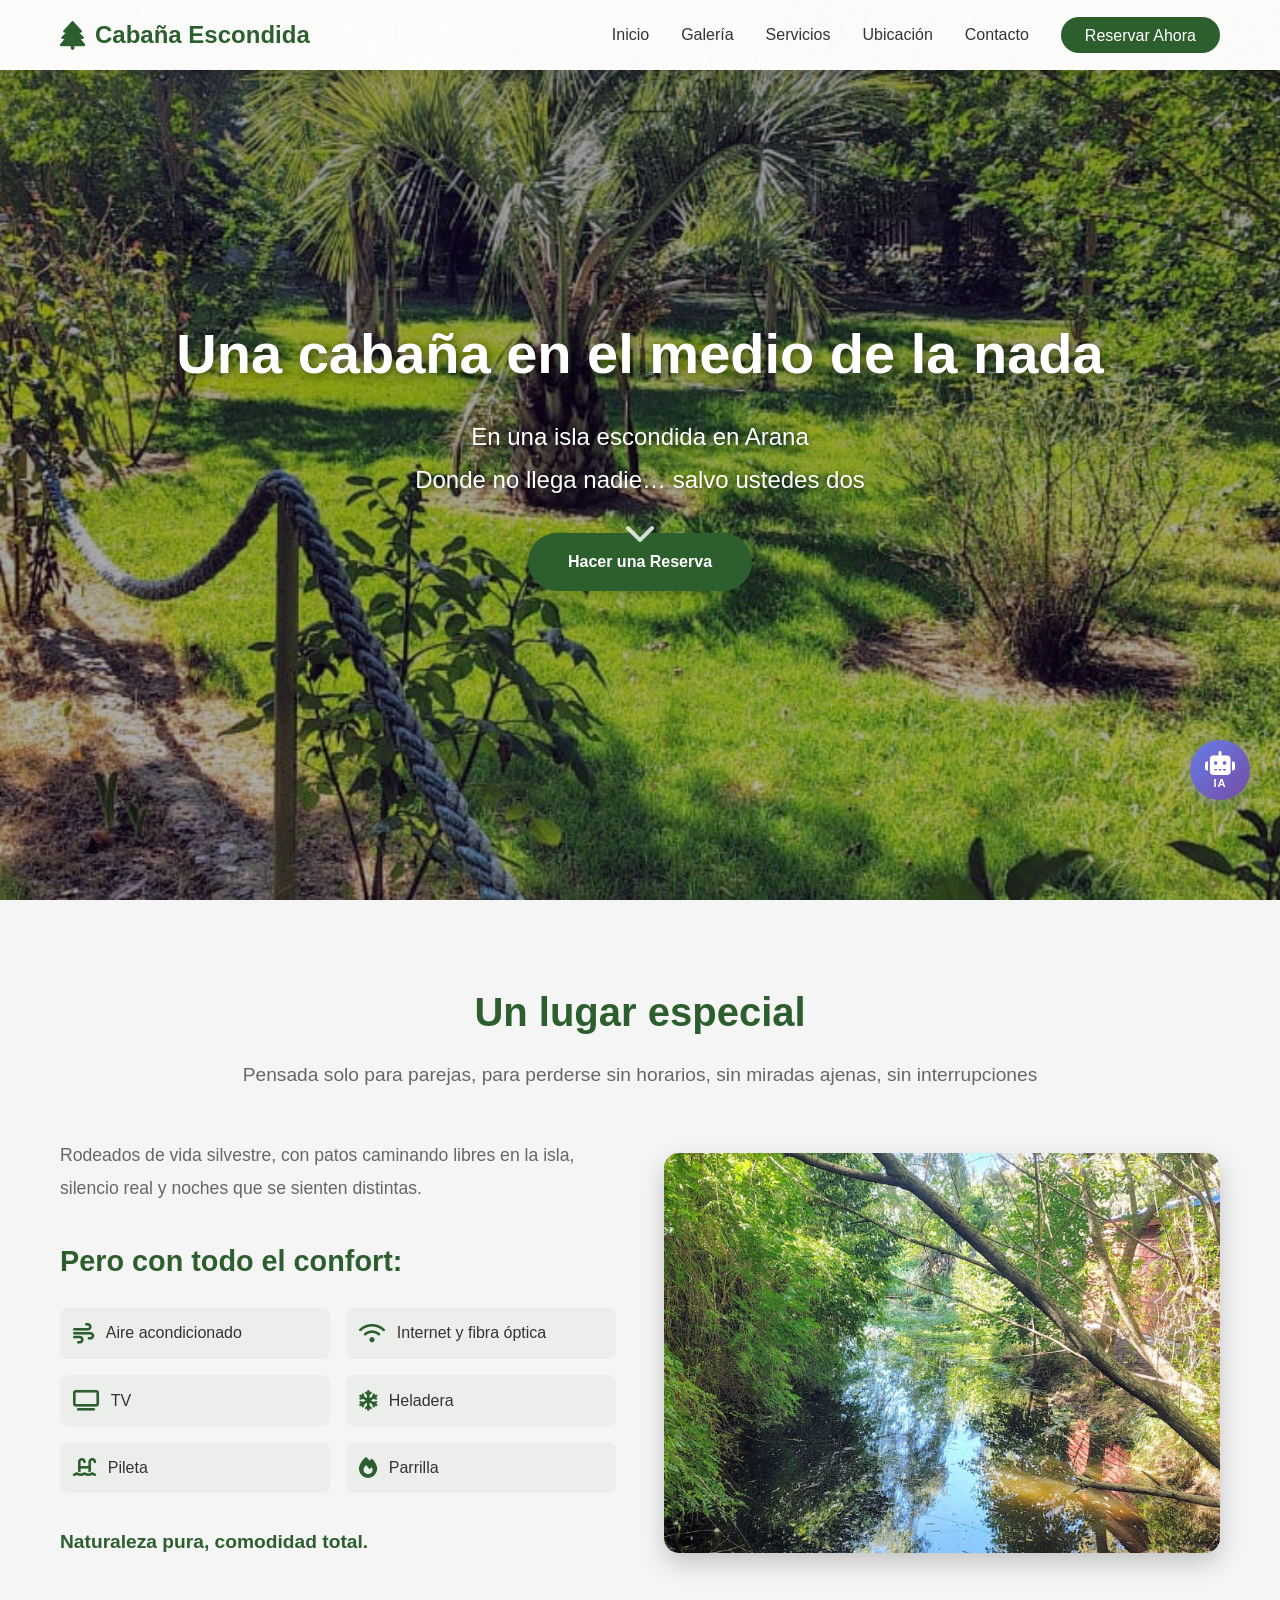
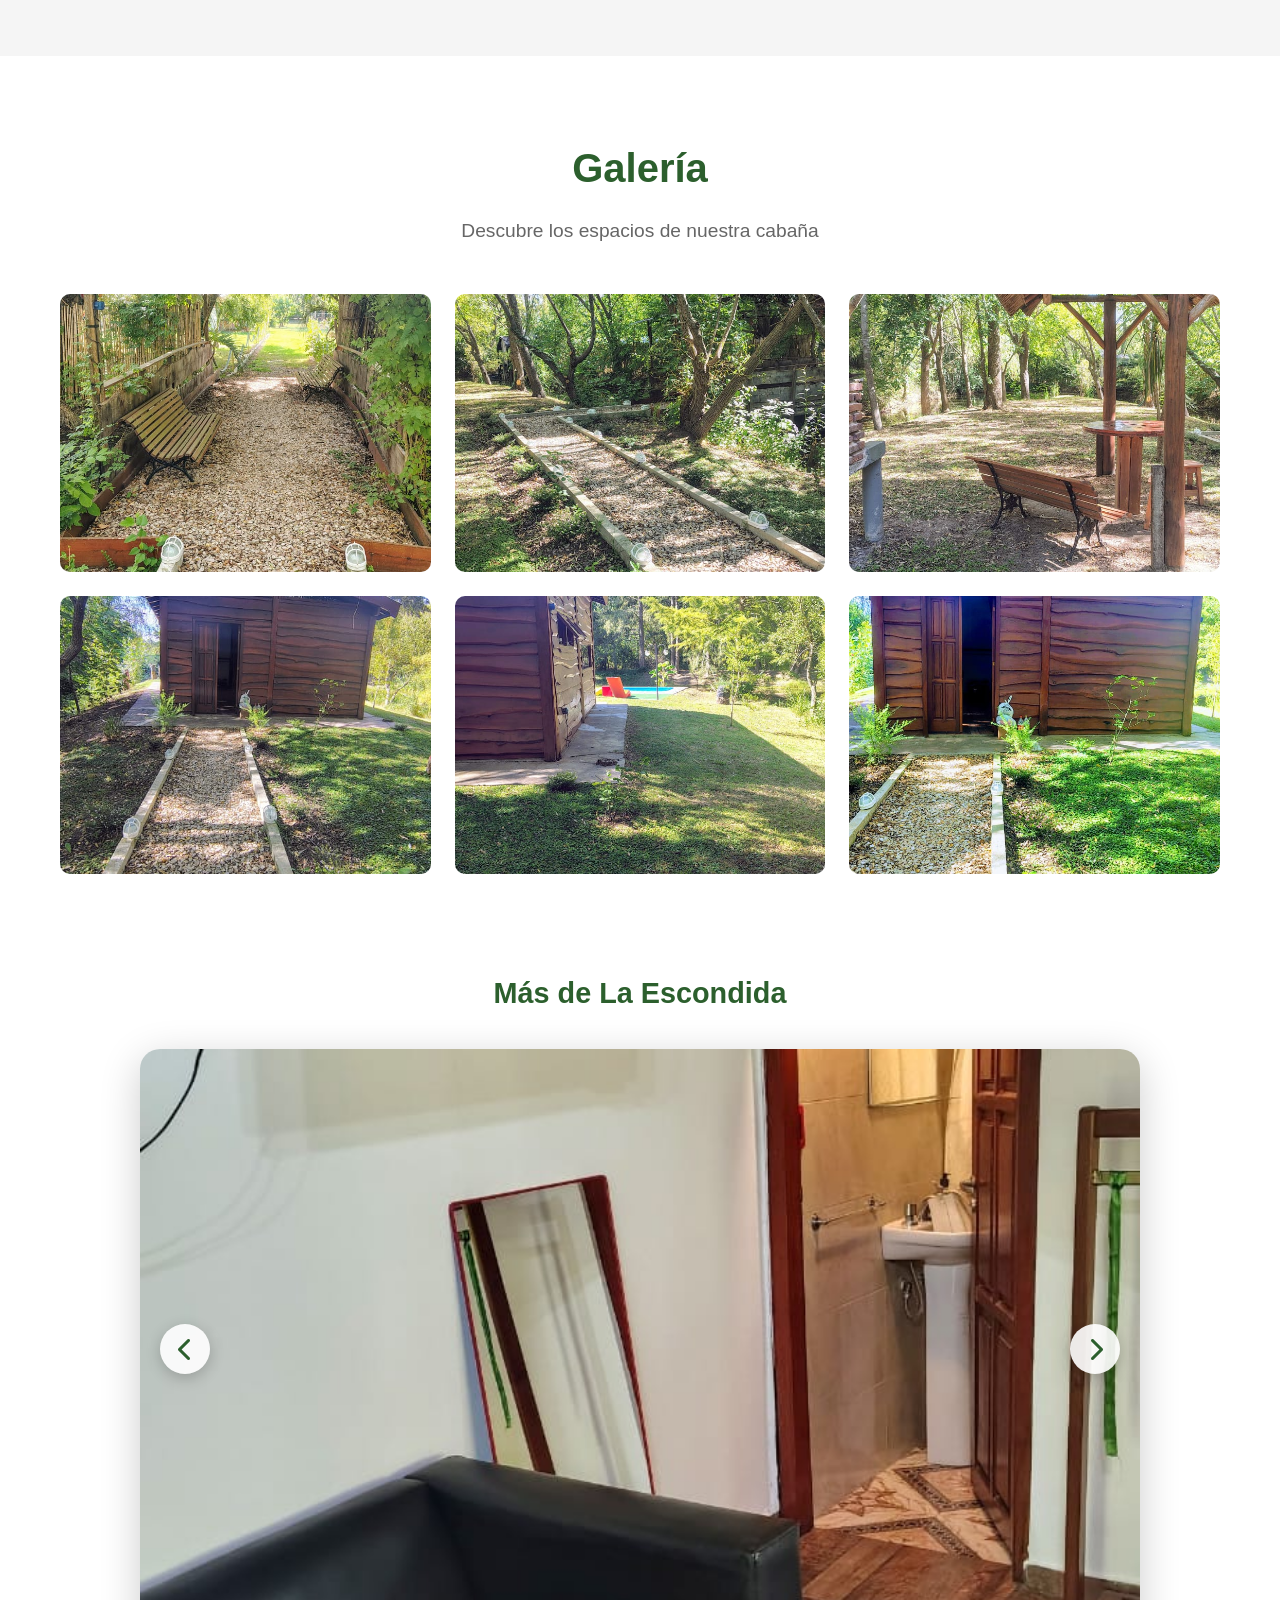
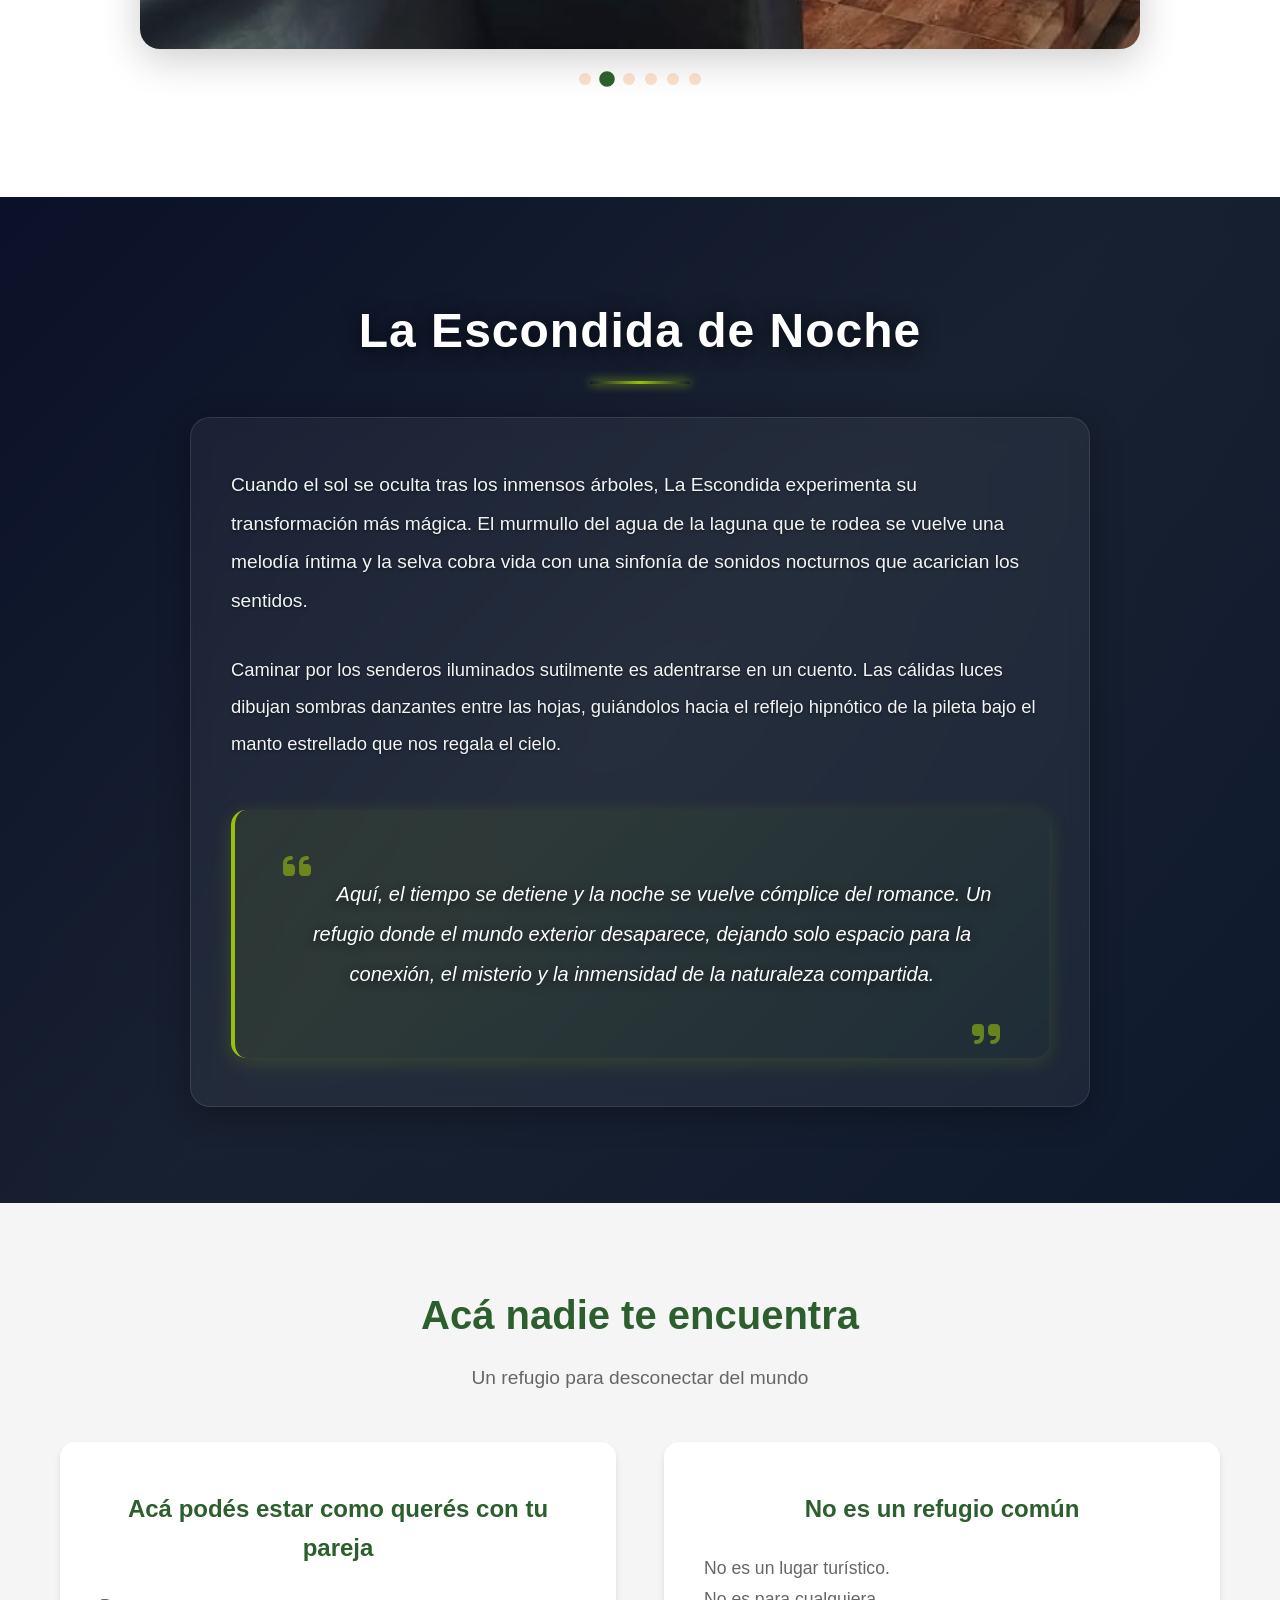
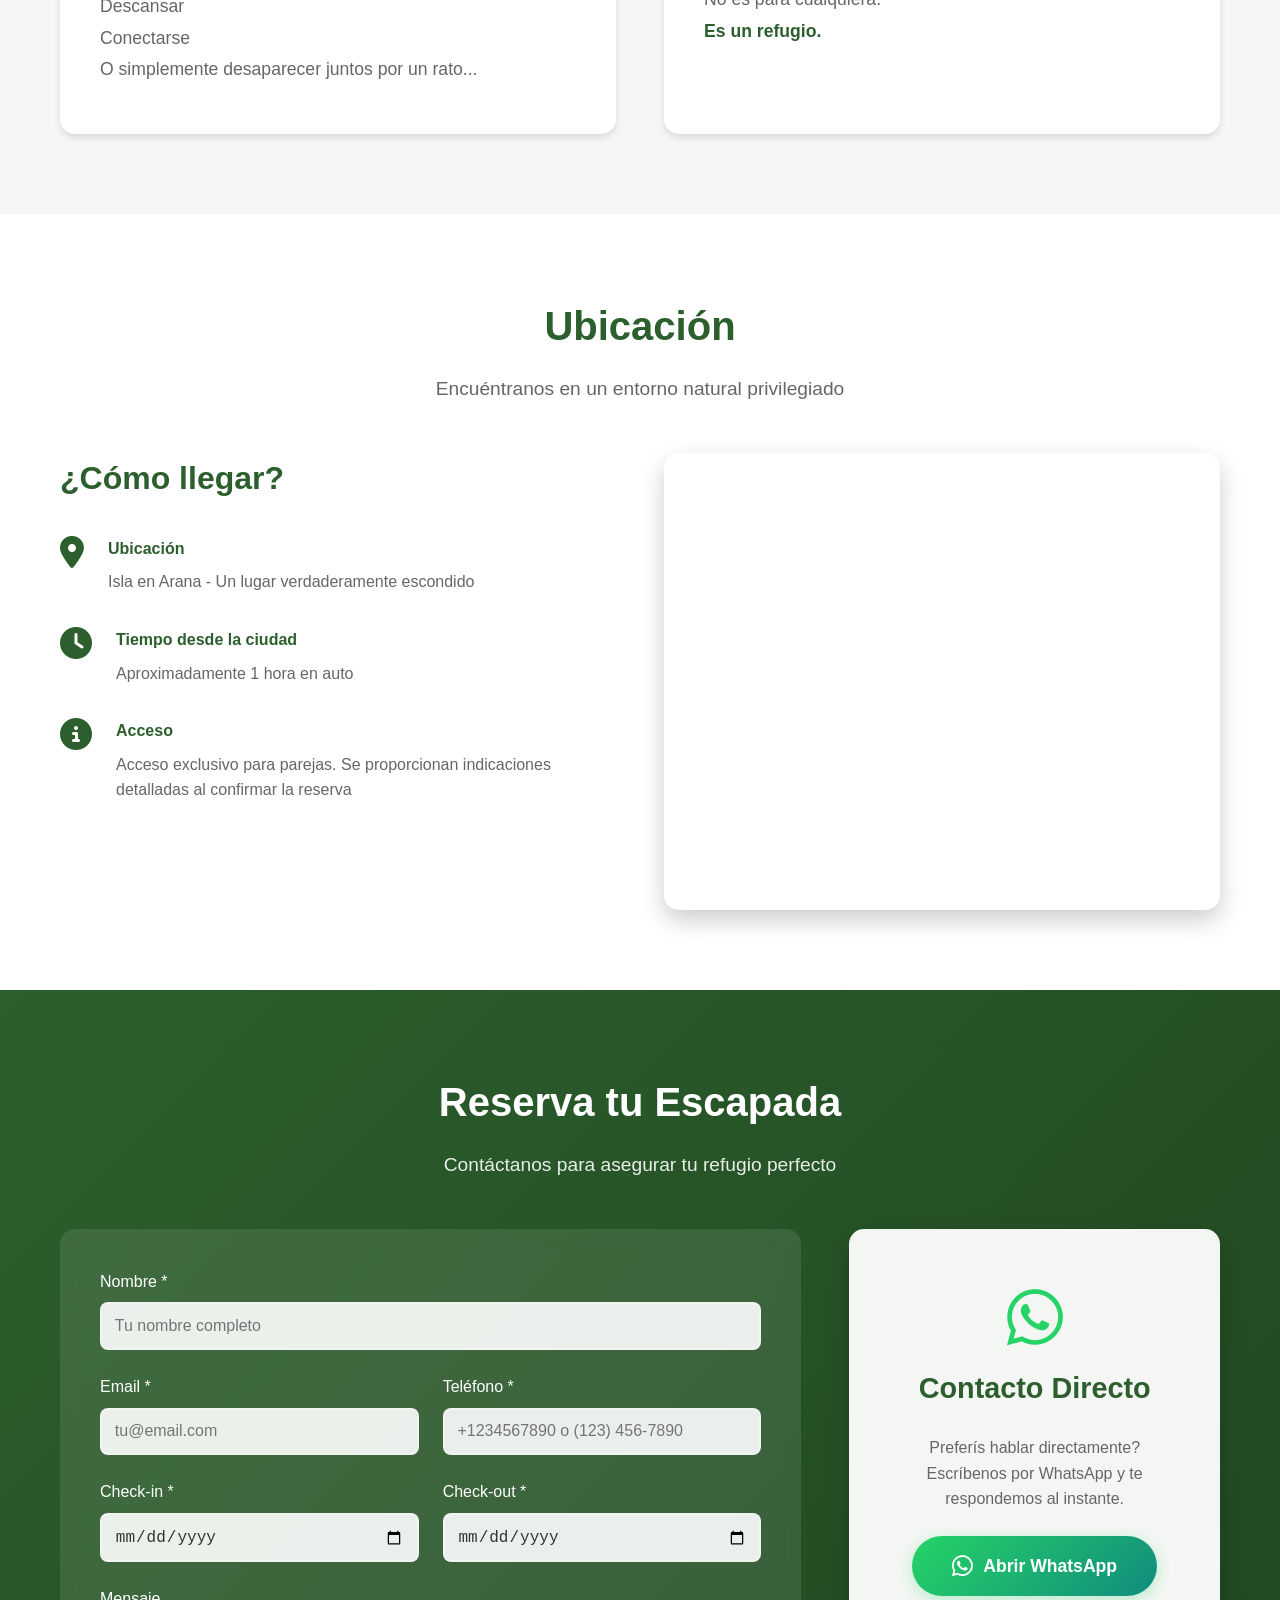
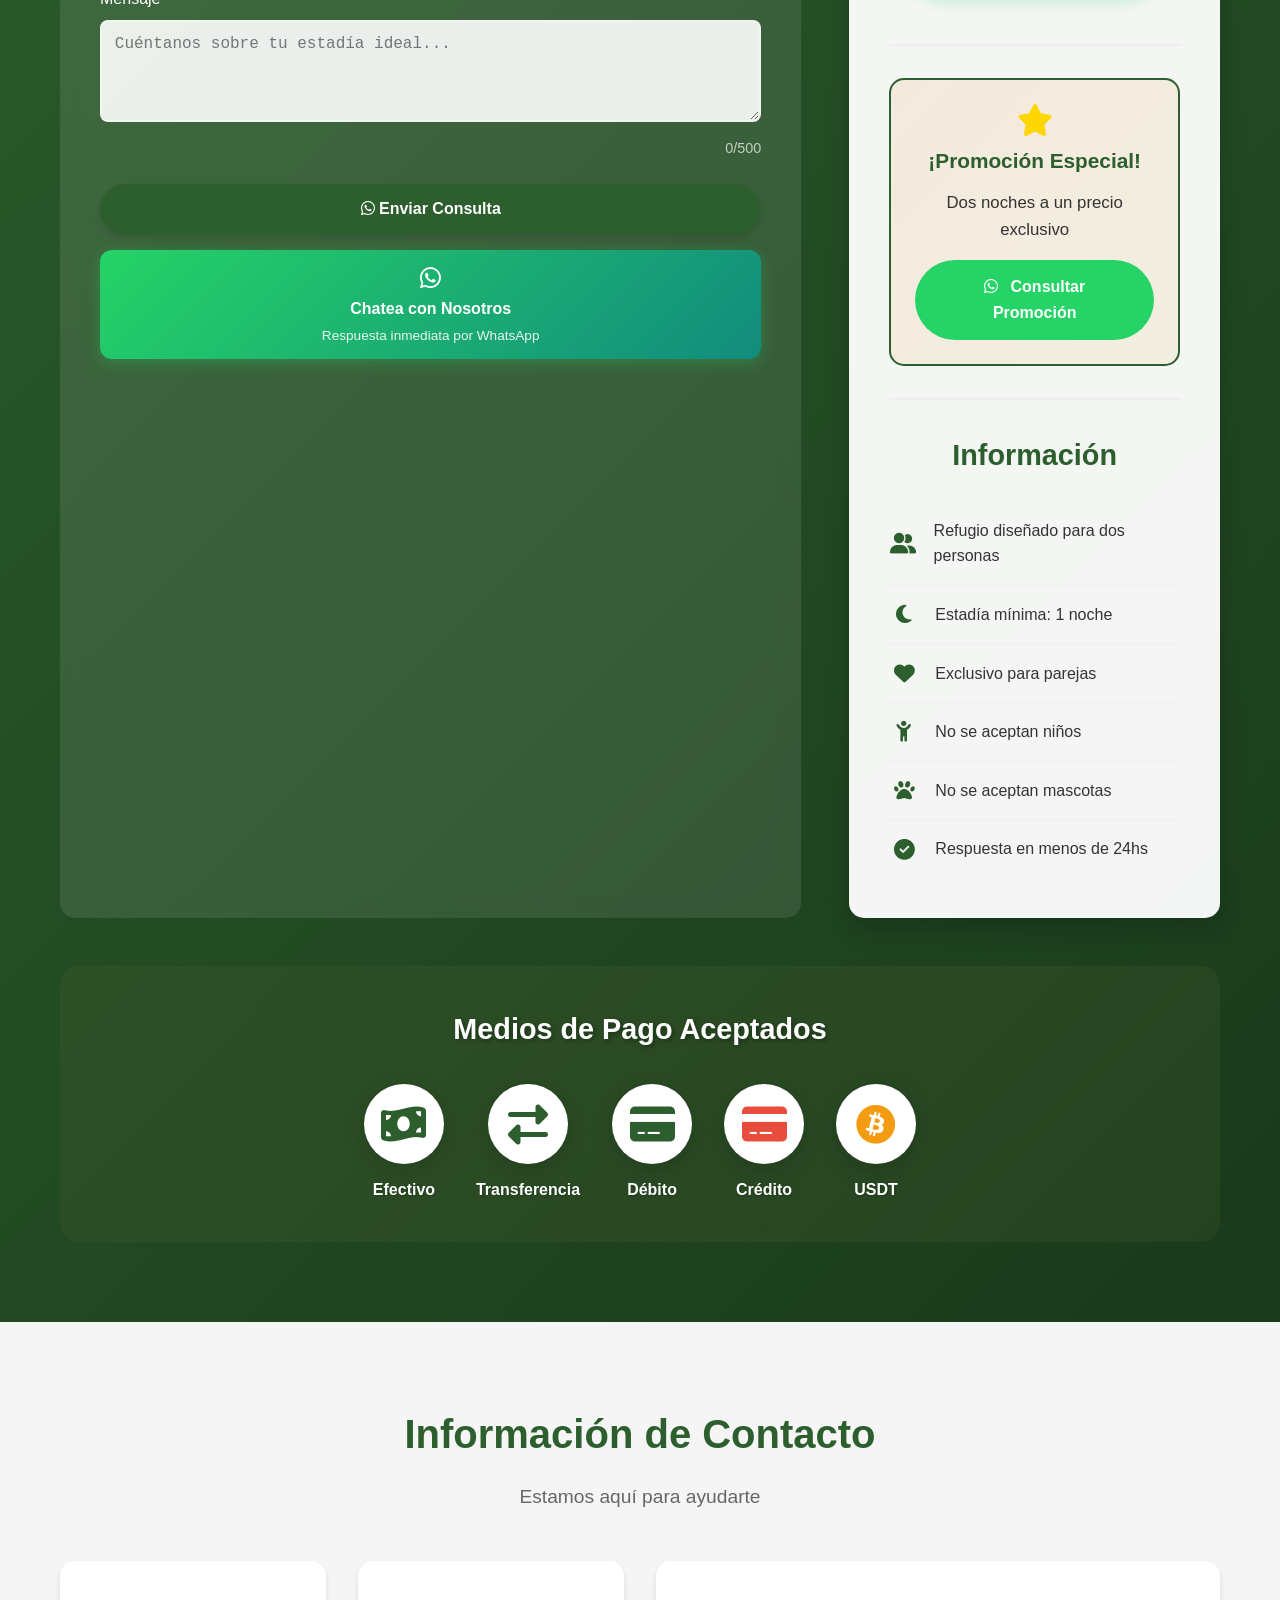
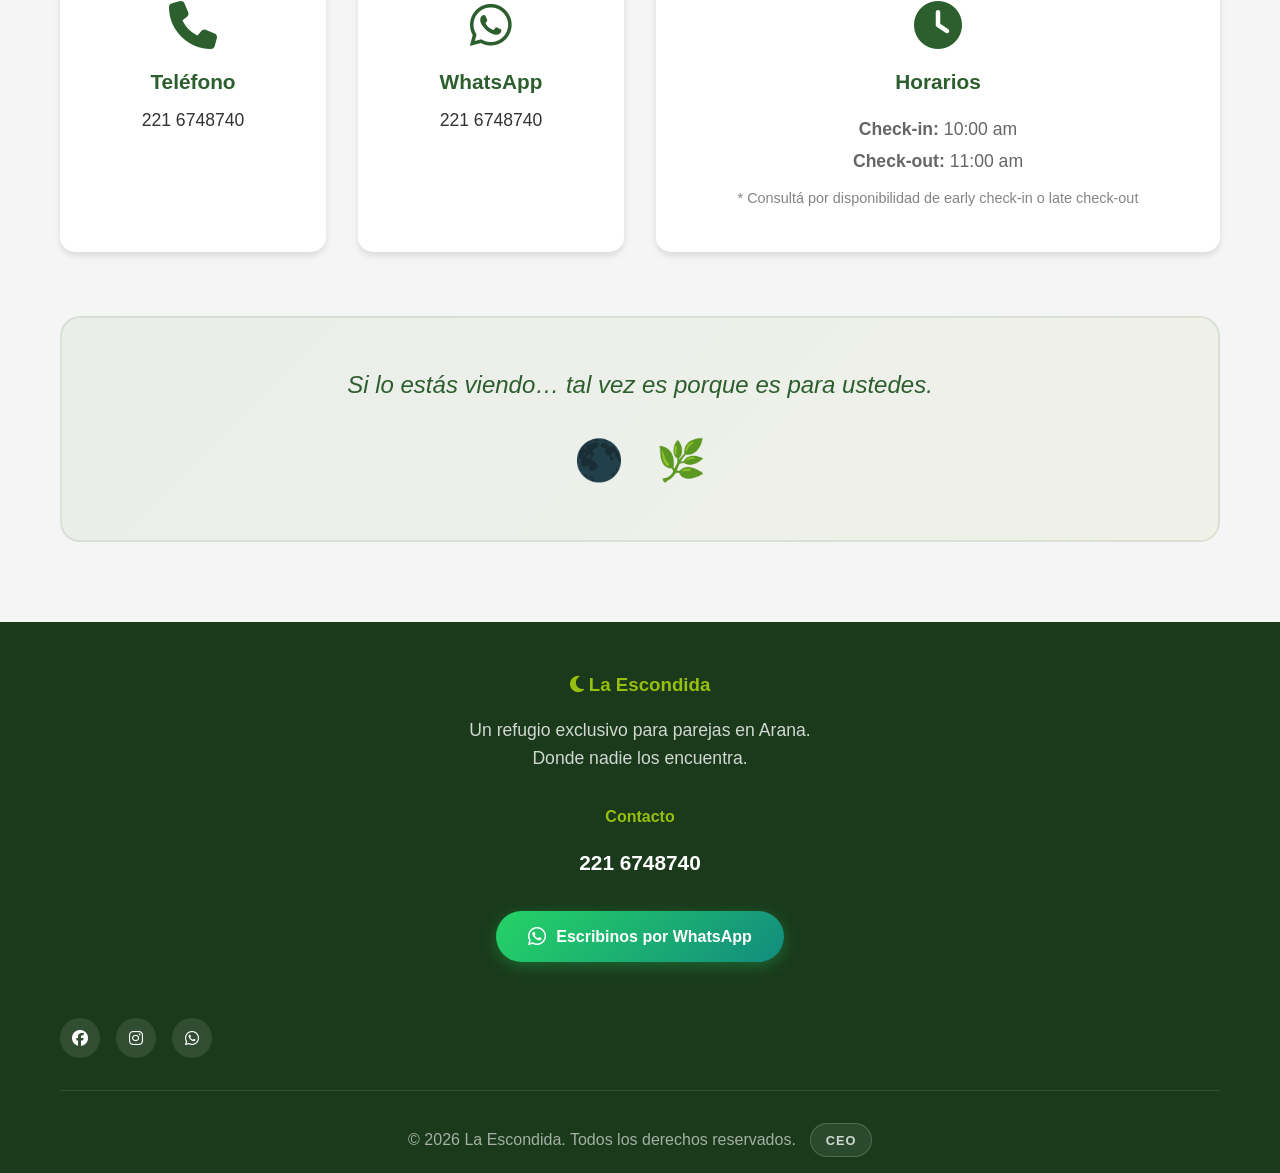
<file: index.html>
<!DOCTYPE html>
<html lang="es">
<head>
    <meta charset="UTF-8">
    <meta name="viewport" content="width=device-width, initial-scale=1.0">
    <meta name="description" content="Cabaña Escondida - Tu refugio perfecto en la naturaleza. Reserva tu estadía en nuestro acogedor alojamiento.">
    <meta name="keywords" content="cabaña, alojamiento, turismo rural, naturaleza, reservas">
    <meta name="theme-color" content="#f4a261">
    <meta name="apple-mobile-web-app-capable" content="yes">
    <meta name="apple-mobile-web-app-status-bar-style" content="black-translucent">
    <meta name="apple-mobile-web-app-title" content="La Escondida">
    <link rel="manifest" href="manifest.json?v=20260313-2">
    <title>Cabaña Escondida - Tu Refugio en la Naturaleza</title>
    <link rel="stylesheet" href="styles.css?v=20260313-2">
    <link rel="stylesheet" href="https://cdnjs.cloudflare.com/ajax/libs/font-awesome/6.4.0/css/all.min.css">
</head>
<body>
    <!-- Navegación -->
    <nav class="navbar" id="navbar">
        <div class="container">
            <div class="nav-brand">
                <i class="fas fa-tree"></i>
                <span>Cabaña Escondida</span>
            </div>
            <button class="nav-toggle" id="navToggle">
                <span></span>
                <span></span>
                <span></span>
            </button>
            <ul class="nav-menu" id="navMenu">
                <li><a href="#inicio" class="nav-link">Inicio</a></li>
                <li><a href="#galeria" class="nav-link">Galería</a></li>
                <li><a href="#servicios" class="nav-link">Servicios</a></li>
                <li><a href="#ubicacion" class="nav-link">Ubicación</a></li>
                <li><a href="#contacto" class="nav-link">Contacto</a></li>
                <li><a href="#reservas" class="nav-link btn-reserva">Reservar Ahora</a></li>
            </ul>
        </div>
    </nav>

    <!-- Hero Section -->
    <section class="hero" id="inicio">
        <div class="hero-overlay"></div>
        <div class="hero-content">
            <h1 class="hero-title">Una cabaña en el medio de la nada</h1>
            <p class="hero-subtitle">En una isla escondida en Arana<br>Donde no llega nadie… salvo ustedes dos</p>
            <a href="#reservas" class="btn btn-primary">Hacer una Reserva</a>
            <a href="#sobre" class="scroll-indicator" aria-label="Ver más abajo">
                <i class="fas fa-chevron-down"></i>
            </a>
        </div>
    </section>

    <!-- Sobre Nosotros -->
    <section class="about" id="sobre">
        <div class="container">
            <div class="section-header">
                <h2>Un lugar especial</h2>
                <p>Pensada solo para parejas, para perderse sin horarios, sin miradas ajenas, sin interrupciones</p>
            </div>
            <div class="about-content">
                <div class="about-text">
                    <p style="font-size: 1.1rem; line-height: 1.9; margin-bottom: 2rem;">Rodeados de vida silvestre, con patos caminando libres en la isla, silencio real y noches que se sienten distintas.</p>
                    
                    <h3 style="margin-top: 2rem;">Pero con todo el confort:</h3>
                    <div class="features" style="grid-template-columns: repeat(2, 1fr); gap: 1rem; margin-top: 1.5rem;">
                        <div class="feature">
                            <i class="fas fa-wind"></i>
                            <span>Aire acondicionado</span>
                        </div>
                        <div class="feature">
                            <i class="fas fa-wifi"></i>
                            <span>Internet y fibra óptica</span>
                        </div>
                        <div class="feature">
                            <i class="fas fa-tv"></i>
                            <span>TV</span>
                        </div>
                        <div class="feature">
                            <i class="fas fa-snowflake"></i>
                            <span>Heladera</span>
                        </div>
                        <div class="feature">
                            <i class="fas fa-swimming-pool"></i>
                            <span>Pileta</span>
                        </div>
                        <div class="feature">
                            <i class="fas fa-fire"></i>
                            <span>Parrilla</span>
                        </div>
                    </div>
                    <p style="font-size: 1.2rem; font-weight: 600; color: var(--primary-color); margin-top: 2rem;">Naturaleza pura, comodidad total.</p>
                </div>
                <div class="about-image">
                    <img src="Image/3.jpeg" alt="Cabaña Escondida en Arana">
                </div>
            </div>
        </div>
    </section>

    <!-- Galería -->
    <section class="gallery" id="galeria">
        <div class="container">
            <div class="section-header">
                <h2>Galería</h2>
                <p>Descubre los espacios de nuestra cabaña</p>
            </div>
            <div class="gallery-grid">
                <div class="gallery-item">
                    <img src="Image/4.jpeg" alt="Exterior de la cabaña">
                    <div class="gallery-overlay">
                        <span>Exterior</span>
                    </div>
                </div>
                <div class="gallery-item">
                    <img src="Image/5.jpeg" alt="Sala de estar">
                    <div class="gallery-overlay">
                        <span>Sala de estar</span>
                    </div>
                </div>
                <div class="gallery-item">
                    <img src="Image/6.jpeg" alt="Dormitorio">
                    <div class="gallery-overlay">
                        <span>Dormitorio</span>
                    </div>
                </div>
                <div class="gallery-item">
                    <img src="Image/7.jpeg" alt="Cocina">
                    <div class="gallery-overlay">
                        <span>Cocina</span>
                    </div>
                </div>
                <div class="gallery-item">
                    <img src="Image/8.jpeg" alt="Baño">
                    <div class="gallery-overlay">
                        <span>Baño</span>
                    </div>
                </div>
                <div class="gallery-item">
                    <img src="Image/9.jpeg" alt="Vista panorámica">
                    <div class="gallery-overlay">
                        <span>Vista panorámica</span>
                    </div>
                </div>
            </div>

            <!-- Carrusel de Fotos -->
            <div class="carousel-section">
                <h3 style="text-align: center; margin-bottom: 2rem; color: var(--primary-color); font-size: 1.8rem;">Más de La Escondida</h3>
                <div class="carousel-container">
                    <button class="carousel-btn carousel-prev" id="carouselPrev">
                        <i class="fas fa-chevron-left"></i>
                    </button>
                    
                    <div class="carousel-track-container">
                        <div class="carousel-track" id="carouselTrack">
                            <div class="carousel-slide">
                                <img src="Image/10.jpeg" alt="Vista de la cabaña">
                            </div>
                            <div class="carousel-slide">
                                <img src="Image/11.jpeg" alt="Detalle interior">
                            </div>
                            <div class="carousel-slide">
                                <img src="Image/12.jpeg" alt="Espacio exterior">
                            </div>
                            <div class="carousel-slide">
                                <img src="Image/13.jpeg" alt="Ambiente">
                            </div>
                            <div class="carousel-slide">
                                <img src="Image/14.jpeg" alt="Vista nocturna">
                            </div>
                            <div class="carousel-slide">
                                <img src="Image/15.jpeg" alt="Paisaje">
                            </div>
                        </div>
                    </div>
                    
                    <button class="carousel-btn carousel-next" id="carouselNext">
                        <i class="fas fa-chevron-right"></i>
                    </button>
                </div>
                
                <div class="carousel-indicators" id="carouselIndicators">
                    <span class="indicator active" data-slide="0"></span>
                    <span class="indicator" data-slide="1"></span>
                    <span class="indicator" data-slide="2"></span>
                    <span class="indicator" data-slide="3"></span>
                    <span class="indicator" data-slide="4"></span>
                    <span class="indicator" data-slide="5"></span>
                </div>
            </div>
        </div>
    </section>

    <!-- La Escondida de Noche -->
    <section class="night-section" id="noche">
        <div class="night-background"></div>
        <div class="container">
            <div class="night-content">
                <h2 class="night-title">La Escondida de Noche</h2>
                <div class="night-text">
                    <p class="night-intro">Cuando el sol se oculta tras los inmensos árboles, La Escondida experimenta su transformación más mágica. El murmullo del agua de la laguna que te rodea se vuelve una melodía íntima y la selva cobra vida con una sinfonía de sonidos nocturnos que acarician los sentidos.</p>
                    
                    <p class="night-description">Caminar por los senderos iluminados sutilmente es adentrarse en un cuento. Las cálidas luces dibujan sombras danzantes entre las hojas, guiándolos hacia el reflejo hipnótico de la pileta bajo el manto estrellado que nos regala el cielo.</p>
                    
                    <blockquote class="night-quote">
                        <i class="fas fa-quote-left"></i>
                        <p>Aquí, el tiempo se detiene y la noche se vuelve cómplice del romance. Un refugio donde el mundo exterior desaparece, dejando solo espacio para la conexión, el misterio y la inmensidad de la naturaleza compartida.</p>
                        <i class="fas fa-quote-right"></i>
                    </blockquote>
                </div>
            </div>
        </div>
    </section>

    <!-- Experiencia -->
    <section class="services" id="servicios">
        <div class="container">
            <div class="section-header">
                <h2>Acá nadie te encuentra</h2>
                <p>Un refugio para desconectar del mundo</p>
            </div>
            <div class="services-grid" style="grid-template-columns: repeat(auto-fit, minmax(300px, 1fr)); gap: 3rem;">
                <div class="service-card" style="text-align: left; padding: 3rem 2.5rem;">
                    <h3 style="font-size: 1.5rem; margin-bottom: 1.5rem; text-align: center;">Acá podés estar como querés con tu pareja</h3>
                    <p style="font-size: 1.1rem; line-height: 1.8;">Descansar<br>Conectarse<br>O simplemente desaparecer juntos por un rato...</p>
                </div>
                <div class="service-card" style="text-align: left; padding: 3rem 2.5rem;">
                    <h3 style="font-size: 1.5rem; margin-bottom: 1.5rem; text-align: center;">No es un refugio común</h3>
                    <p style="font-size: 1.1rem; line-height: 1.8;">No es un lugar turístico.<br>No es para cualquiera.<br><strong style="color: var(--primary-color);">Es un refugio.</strong></p>
                </div>
            </div>
        </div>
    </section>

    <!-- Ubicación -->
    <section class="location" id="ubicacion">
        <div class="container">
            <div class="section-header">
                <h2>Ubicación</h2>
                <p>Encuéntranos en un entorno natural privilegiado</p>
            </div>
            <div class="location-content">
                <div class="location-info">
                    <h3>¿Cómo llegar?</h3>
                    <div class="location-details">
                        <div class="location-item">
                            <i class="fas fa-map-marker-alt"></i>
                            <div>
                                <h4>Ubicación</h4>
                                <p>Isla en Arana - Un lugar verdaderamente escondido</p>
                            </div>
                        </div>
                        <div class="location-item">
                            <i class="fas fa-clock"></i>
                            <div>
                                <h4>Tiempo desde la ciudad</h4>
                                <p>Aproximadamente 1 hora en auto</p>
                            </div>
                        </div>
                        <div class="location-item">
                            <i class="fas fa-info-circle"></i>
                            <div>
                                <h4>Acceso</h4>
                                <p>Acceso exclusivo para parejas. Se proporcionan indicaciones detalladas al confirmar la reserva</p>
                            </div>
                        </div>
                    </div>
                </div>
                <div class="location-map">
                    <iframe 
                        src="https://www.google.com/maps/embed?pb=!1m18!1m12!1m3!1d26323.89!2d-58.0378!3d-34.8833!2m3!1f0!2f0!3f0!3m2!1i1024!2i768!4f13.1!3m3!1m2!1s0x95a2dbb0c1f76c89%3A0x9c8e8b4f6f9e0f0a!2sArana%2C%20Provincia%20de%20Buenos%20Aires!5e0!3m2!1ses-419!2sar!4v1234567890123!5m2!1ses-419!2sar" 
                        width="100%" 
                        height="450" 
                        style="border:0; border-radius: 12px;" 
                        allowfullscreen="" 
                        loading="lazy" 
                        referrerpolicy="no-referrer-when-downgrade">
                    </iframe>
                </div>
            </div>
        </div>
    </section>

    <!-- Reservas -->
    <section class="booking" id="reservas">
        <div class="container">
            <div class="section-header light">
                <h2>Reserva tu Escapada</h2>
                <p>Contáctanos para asegurar tu refugio perfecto</p>
            </div>
            <div class="booking-content">
                <form class="booking-form" id="bookingForm">
                    <div class="form-group">
                        <label for="nombre">Nombre *</label>
                        <input type="text" id="nombre" name="nombre" placeholder="Tu nombre completo" required>
                    </div>
                    <div class="form-row">
                        <div class="form-group">
                            <label for="email">Email *</label>
                            <input type="email" id="email" name="email" placeholder="tu@email.com" required>
                        </div>
                        <div class="form-group">
                            <label for="telefono">Teléfono *</label>
                            <input type="tel" id="telefono" name="telefono" placeholder="+1234567890 o (123) 456-7890" required>
                        </div>
                    </div>
                    <div class="form-row">
                        <div class="form-group">
                            <label for="checkin">Check-in *</label>
                            <input type="date" id="checkin" name="checkin" placeholder="dd/mm/aaaa" required>
                        </div>
                        <div class="form-group">
                            <label for="checkout">Check-out *</label>
                            <input type="date" id="checkout" name="checkout" placeholder="dd/mm/aaaa" required>
                        </div>
                    </div>
                    <div class="form-group">
                        <label for="mensaje">Mensaje</label>
                        <textarea id="mensaje" name="mensaje" rows="4" placeholder="Cuéntanos sobre tu estadía ideal..."></textarea>
                    </div>
                    <div class="form-buttons">
                        <button type="submit" class="btn btn-primary">
                            <i class="fab fa-whatsapp"></i> Enviar Consulta
                        </button>
                        <button type="button" id="chatDirectBtn" class="btn btn-whatsapp">
                            <i class="fab fa-whatsapp"></i> Chatea con Nosotros
                            <small>Respuesta inmediata por WhatsApp</small>
                        </button>
                    </div>
                </form>
                <div class="booking-info">
                    <div class="pricing-card">
                        <div class="whatsapp-direct">
                            <i class="fab fa-whatsapp" style="font-size: 4rem; color: #25D366; margin-bottom: 1rem;"></i>
                            <h3>Contacto Directo</h3>
                            <p style="margin: 1.5rem 0;">Preferís hablar directamente? Escríbenos por WhatsApp y te respondemos al instante.</p>
                            <a href="https://wa.me/5492216748740" target="_blank" class="btn-wa-large">
                                <i class="fab fa-whatsapp"></i> Abrir WhatsApp
                            </a>
                        </div>
                        <hr style="margin: 2rem 0;">
                        <div class="promo-box">
                            <i class="fas fa-star" style="color: #FFD700; font-size: 2rem; margin-bottom: 0.5rem;"></i>
                            <h4 style="color: var(--primary-color); margin-bottom: 0.8rem;">¡Promoción Especial!</h4>
                            <p style="margin-bottom: 1rem; font-size: 1.05rem;">Dos noches a un precio exclusivo</p>
                            <a href="https://wa.me/5492216748740?text=Hola%21%20Quiero%20saber%20disponibilidad%20para%20dos%20noches%21" target="_blank" class="btn-promo">
                                <i class="fab fa-whatsapp"></i> Consultar Promoción
                            </a>
                        </div>
                        <hr style="margin: 2rem 0;">
                        <h3>Información</h3>
                        <div class="info-item">
                            <i class="fas fa-user-friends"></i>
                            <span>Refugio diseñado para dos personas</span>
                        </div>
                        <div class="info-item">
                            <i class="fas fa-moon"></i>
                            <span>Estadía mínima: 1 noche</span>
                        </div>
                        <div class="info-item">
                            <i class="fas fa-heart"></i>
                            <span>Exclusivo para parejas</span>
                        </div>
                        <div class="info-item">
                            <i class="fas fa-child-reaching"></i>
                            <span>No se aceptan niños</span>
                        </div>
                        <div class="info-item">
                            <i class="fas fa-paw"></i>
                            <span>No se aceptan mascotas</span>
                        </div>
                        <div class="info-item">
                            <i class="fas fa-check-circle"></i>
                            <span>Respuesta en menos de 24hs</span>
                        </div>
                    </div>
                </div>
            </div>

            <!-- Medios de Pago -->
            <div class="payment-methods">
                <h3>Medios de Pago Aceptados</h3>
                <div class="payment-icons">
                    <div class="payment-item">
                        <div class="payment-icon">
                            <i class="fas fa-money-bill-wave"></i>
                        </div>
                        <span>Efectivo</span>
                    </div>
                    <div class="payment-item">
                        <div class="payment-icon">
                            <i class="fas fa-exchange-alt"></i>
                        </div>
                        <span>Transferencia</span>
                    </div>
                    <div class="payment-item">
                        <div class="payment-icon">
                            <i class="fas fa-credit-card"></i>
                        </div>
                        <span>Débito</span>
                    </div>
                    <div class="payment-item">
                        <div class="payment-icon credit">
                            <i class="fas fa-credit-card"></i>
                        </div>
                        <span>Crédito</span>
                    </div>
                    <div class="payment-item">
                        <div class="payment-icon crypto">
                            <i class="fab fa-bitcoin"></i>
                        </div>
                        <span>USDT</span>
                    </div>
                </div>
            </div>
        </div>
    </section>

    <!-- Contacto -->
    <section class="contact" id="contacto">
        <div class="container">
            <div class="section-header">
                <h2>Información de Contacto</h2>
                <p>Estamos aquí para ayudarte</p>
            </div>
            <div class="contact-grid">
                <div class="contact-item">
                    <i class="fas fa-phone"></i>
                    <h3>Teléfono</h3>
                    <p><a href="tel:+542216748740" style="color: var(--text-dark); text-decoration: none;">221 6748740</a></p>
                </div>
                <div class="contact-item">
                    <i class="fab fa-whatsapp"></i>
                    <h3>WhatsApp</h3>
                    <p><a href="https://wa.me/5492216748740" target="_blank" style="color: var(--text-dark); text-decoration: none;">221 6748740</a></p>
                </div>
                <div class="contact-item" style="grid-column: span 2;">
                    <i class="fas fa-clock"></i>
                    <h3>Horarios</h3>
                    <div style="margin-top: 1rem; line-height: 1.8;">
                        <p><strong>Check-in:</strong> 10:00 am</p>
                        <p><strong>Check-out:</strong> 11:00 am</p>
                        <p style="font-size: 0.9rem; margin-top: 0.5rem; opacity: 0.8;">* Consultá por disponibilidad de early check-in o late check-out</p>
                    </div>
                </div>
            </div>
            <div class="final-message">
                <p>Si lo estás viendo… tal vez es porque es para ustedes.</p>
                <div class="decorative-icons">
                    <span>🌑</span><span>🌿</span>
                </div>
            </div>
        </div>
    </section>

    <!-- Footer -->
    <footer class="footer">
        <div class="container">
            <div class="footer-content">
                <div class="footer-section" style="text-align: center; grid-column: span 3;">
                    <h3><i class="fas fa-moon"></i> La Escondida</h3>
                    <p style="font-size: 1.1rem; margin: 1rem 0;">Un refugio exclusivo para parejas en Arana.<br>Donde nadie los encuentra.</p>
                    <div style="margin: 2rem 0;">
                        <h4 style="color: var(--secondary-color); margin-bottom: 1rem;">Contacto</h4>
                        <p style="font-size: 1.3rem; font-weight: 600;">
                            <a href="tel:+542216748740" style="color: var(--white); text-decoration: none;">221 6748740</a>
                        </p>
                        <a href="https://wa.me/5492216748740" target="_blank" class="footer-whatsapp-btn">
                            <i class="fab fa-whatsapp"></i> Escribinos por WhatsApp
                        </a>
                    </div>
                    <div class="social-links">
                        <a href="#" aria-label="Facebook"><i class="fab fa-facebook"></i></a>
                        <a href="https://www.instagram.com/cabanalachina2025/?hl=es" target="_blank" aria-label="Instagram"><i class="fab fa-instagram"></i></a>
                        <a href="https://wa.me/5492216748740" target="_blank" aria-label="WhatsApp"><i class="fab fa-whatsapp"></i></a>
                    </div>
                </div>
            </div>
            <div class="footer-bottom">
                <p>&copy; 2026 La Escondida. Todos los derechos reservados.</p>
                <button type="button" id="adminAccess" class="admin-access-button" title="Panel CEO">CEO</button>
            </div>
        </div>
    </footer>

    <!-- Botón volver arriba -->
    <button class="scroll-top" id="scrollTop">
        <i class="fas fa-arrow-up"></i>
    </button>

    <!-- Chatbot IA -->
    <button class="ai-chat-button" id="aiChatButton">
        <i class="fas fa-robot"></i>
        <span>IA</span>
    </button>

    <!-- Botón Instalar App -->
    <button class="install-app-button" id="installAppButton" style="display: none;">
        <i class="fas fa-download"></i>
        <span>Instalar</span>
    </button>

    <button class="update-app-button" id="updateAppButton" style="display: none;">
        <i class="fas fa-rotate"></i>
        <span>Actualizar</span>
    </button>

    <div class="chatbot-container" id="chatbotContainer">
        <div class="chatbot-header">
            <div>
                <i class="fas fa-robot"></i>
                <span>Asistente Virtual</span>
            </div>
            <button class="chatbot-close" id="chatbotClose">
                <i class="fas fa-times"></i>
            </button>
        </div>
        <div class="chatbot-messages" id="chatbotMessages">
            <!-- Mensajes se agregan aquí -->
        </div>
        <div class="chatbot-input-area">
            <input type="text" id="chatbotInput" placeholder="Escribe tu pregunta..." />
            <button id="chatbotSend"><i class="fas fa-paper-plane"></i></button>
        </div>
    </div>

    <!-- Popup Promocional -->
    <div class="promo-popup" id="promoPopup">
        <button class="promo-close" id="promoClose">
            <i class="fas fa-times"></i>
        </button>
        <div class="promo-content">
            <i class="fas fa-star" style="color: #FFD700; font-size: 3rem; margin-bottom: 1rem;"></i>
            <h3>¡Aprovechá nuestra promoción!</h3>
            <p>Dos noches a un precio exclusivo</p>
            <a href="https://wa.me/5492216748740?text=Hola%21%20Quiero%20saber%20disponibilidad%20para%20dos%20noches%21" target="_blank" class="btn-promo-popup">
                <i class="fab fa-whatsapp"></i> Reservar Ahora
            </a>
        </div>
    </div>

    <script src="script.js?v=20260313-2"></script>
</body>
</html>
</file>
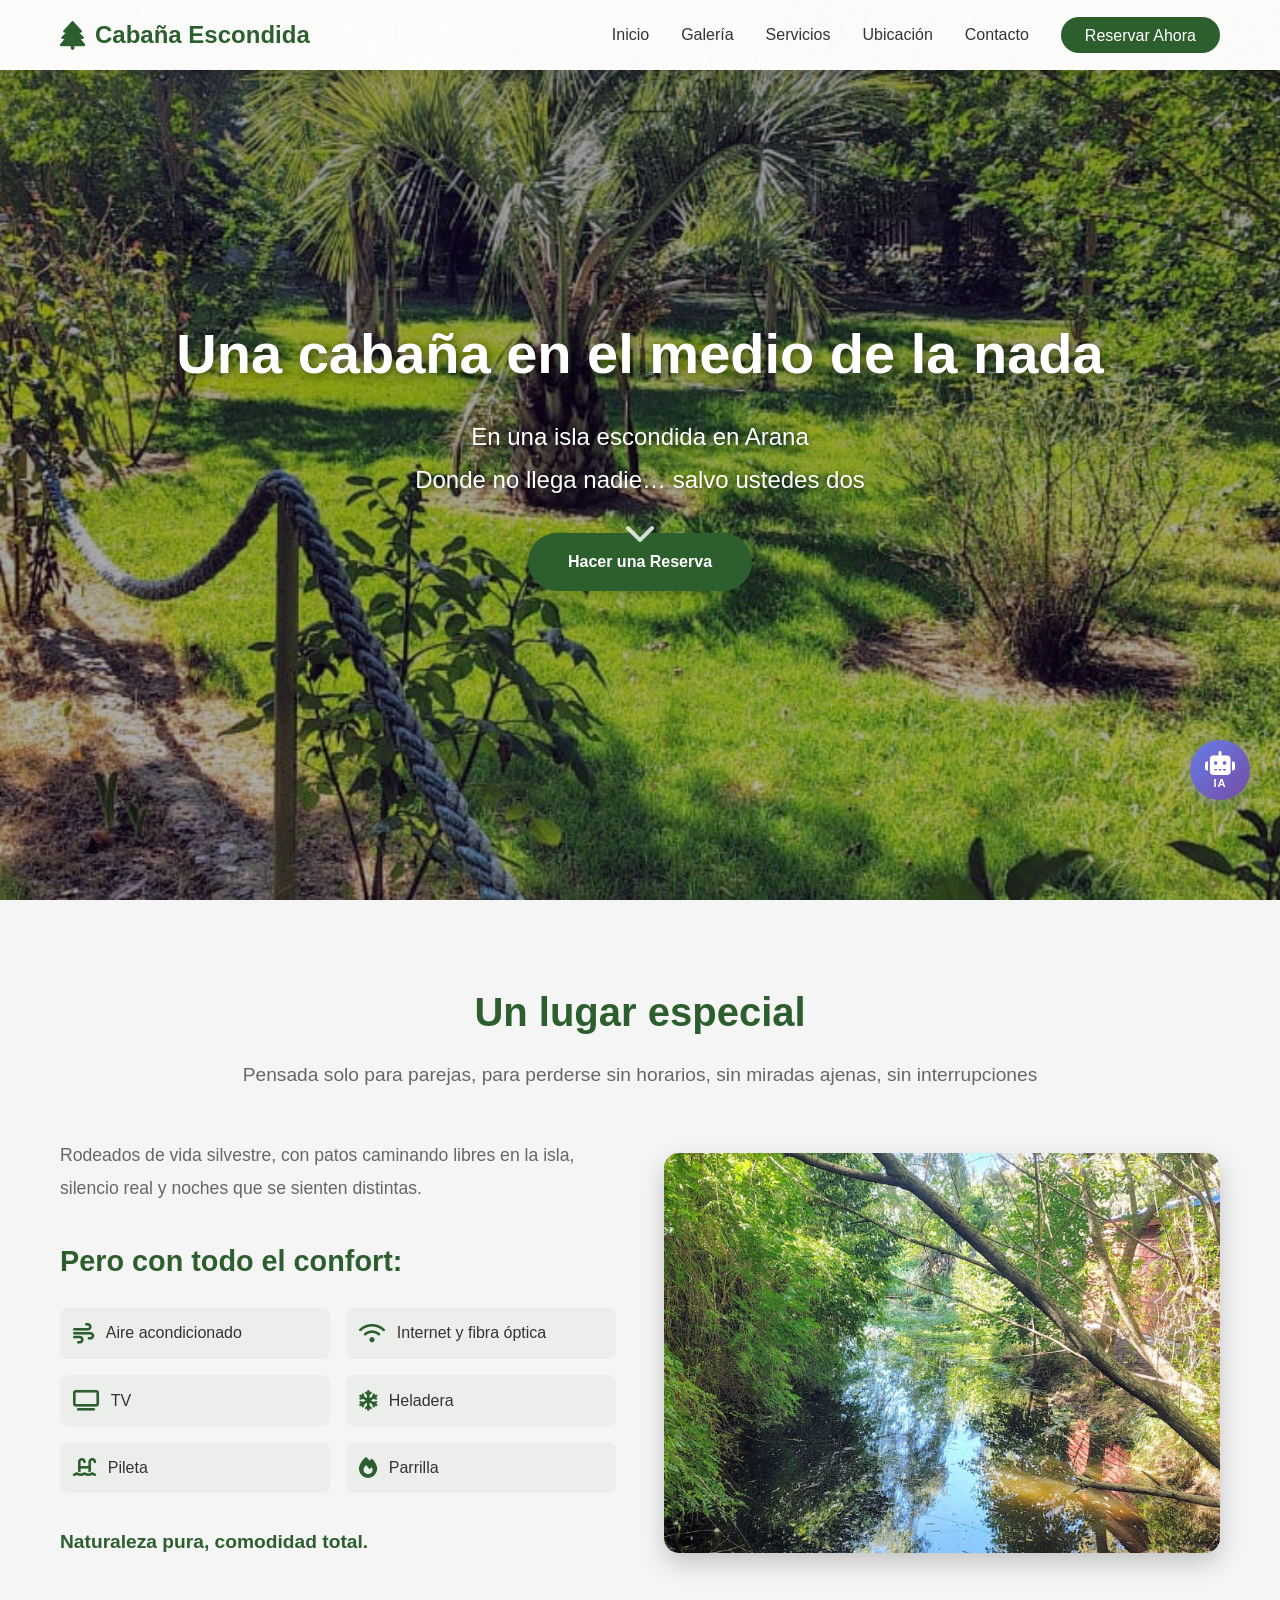
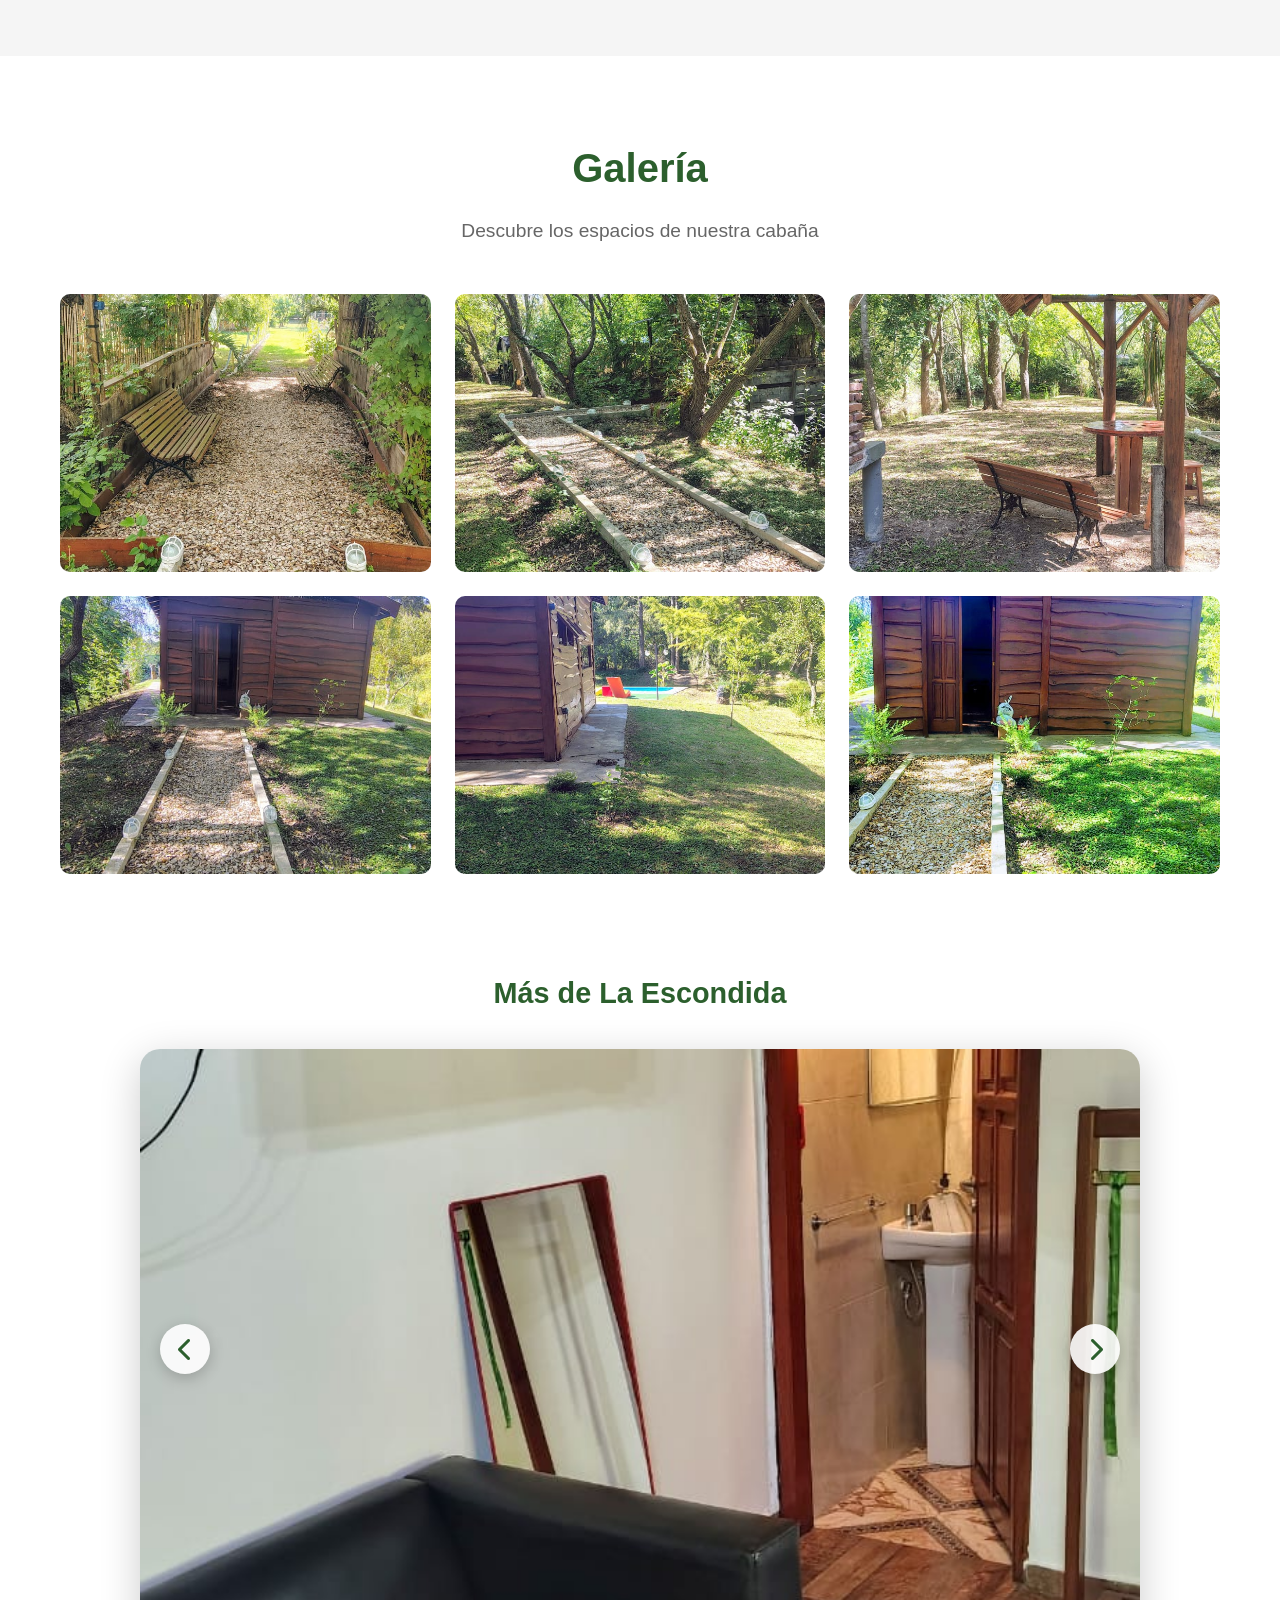
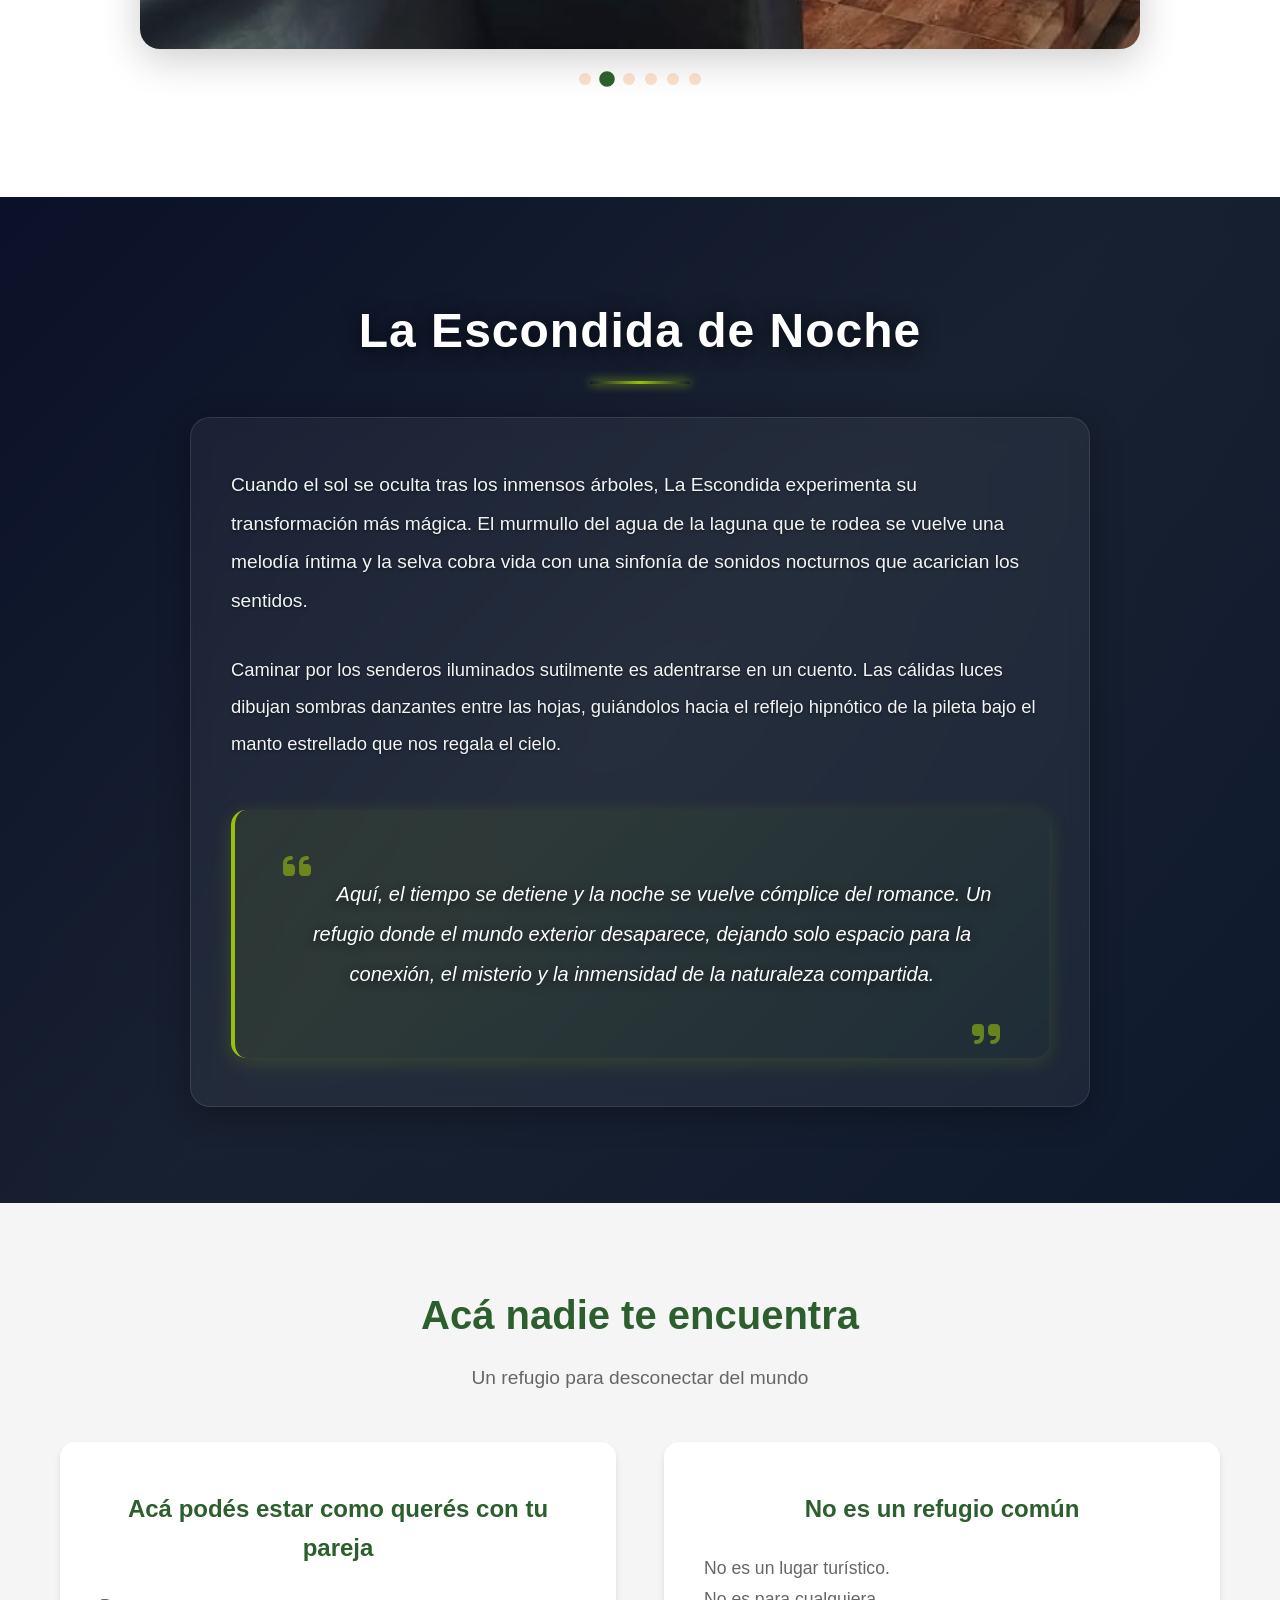
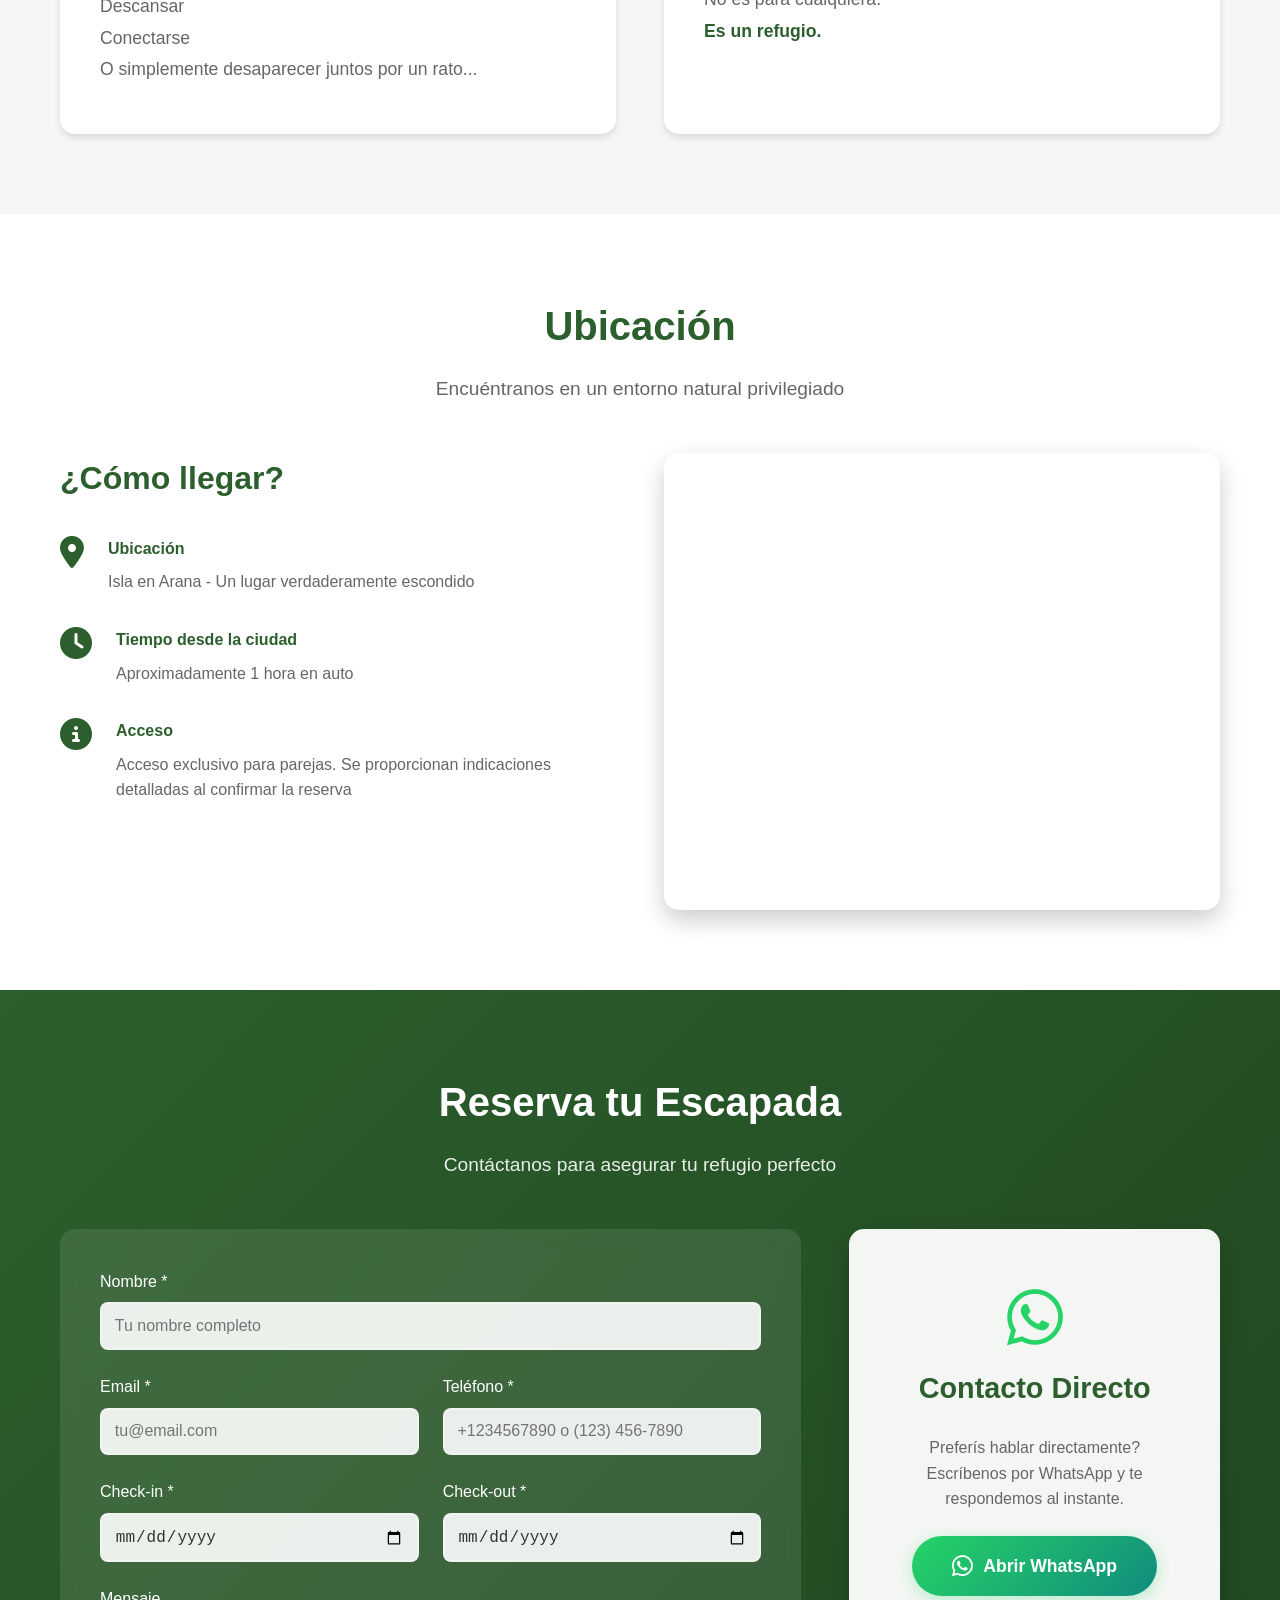
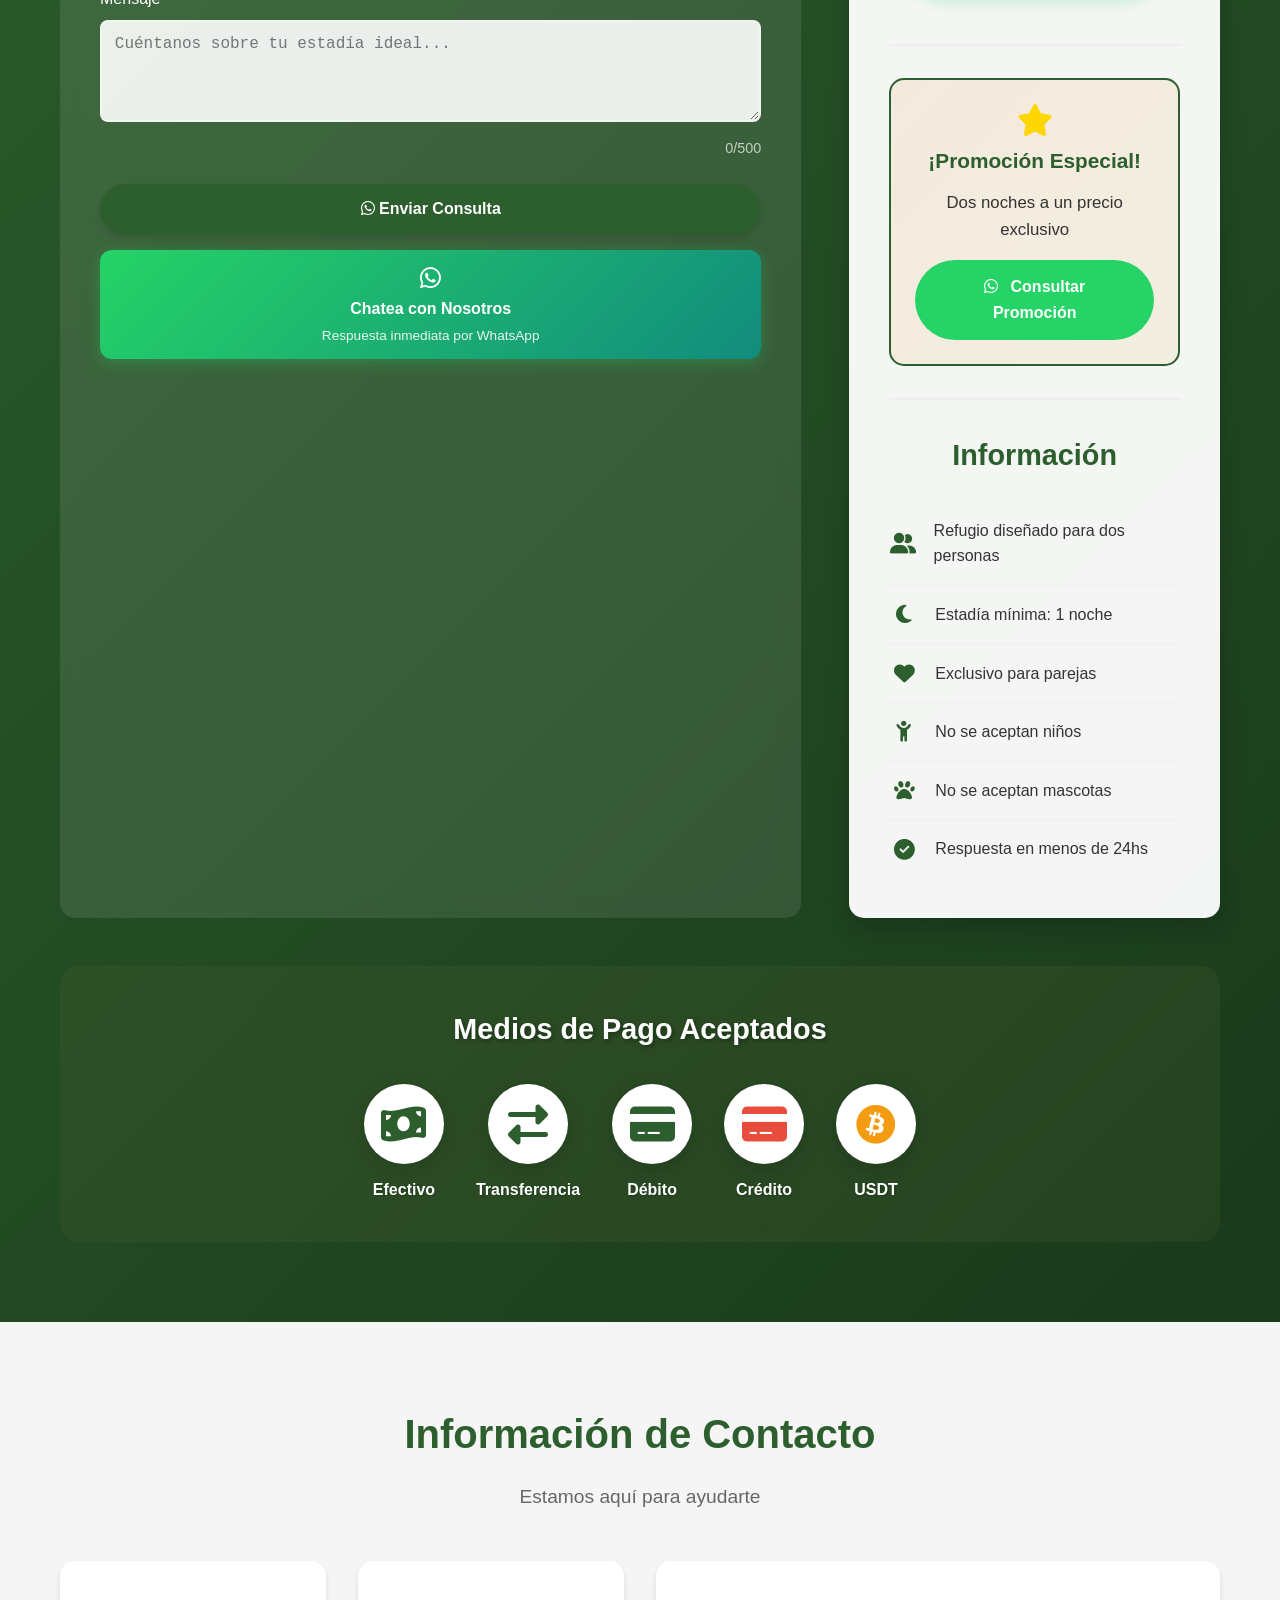
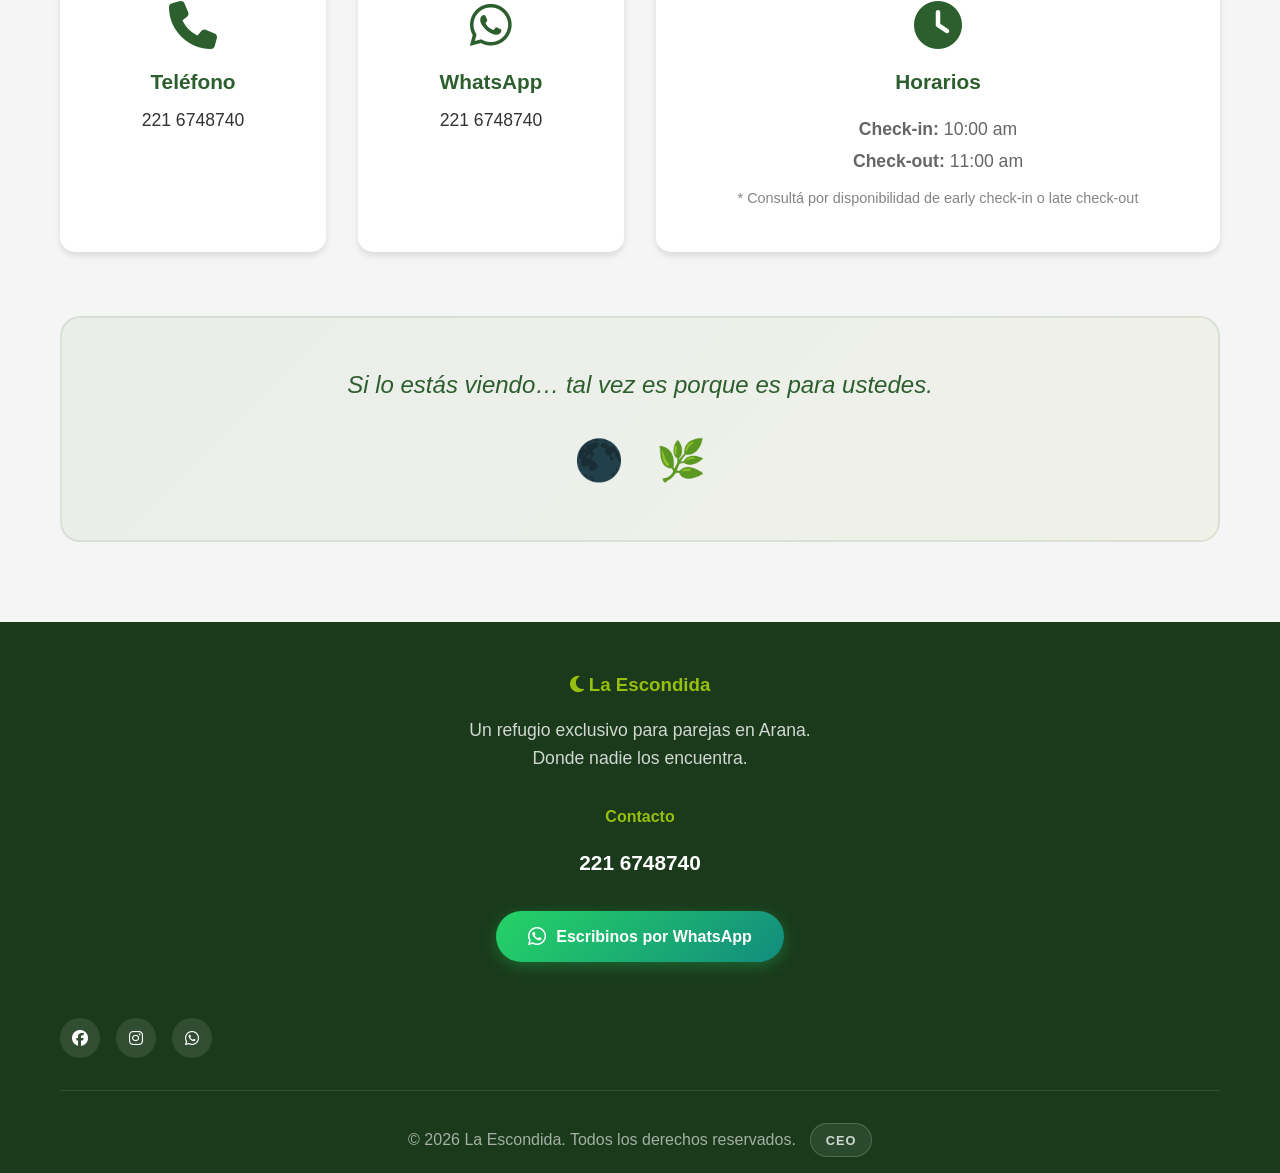
<file: dashboard.html>
<!DOCTYPE html>
<html lang="es">
<head>
    <meta charset="UTF-8">
    <meta name="viewport" content="width=device-width, initial-scale=1.0">
    <title>Dashboard CEO - La Escondida</title>
    <link rel="stylesheet" href="https://cdnjs.cloudflare.com/ajax/libs/font-awesome/6.4.0/css/all.min.css">
    <style>
        * {
            margin: 0;
            padding: 0;
            box-sizing: border-box;
        }

        body {
            font-family: 'Segoe UI', Tahoma, Geneva, Verdana, sans-serif;
            background: linear-gradient(135deg, #1a1a2e 0%, #16213e 100%);
            color: #fff;
            min-height: 100vh;
            padding: 2rem;
        }

        .container {
            max-width: 1400px;
            margin: 0 auto;
        }

        .header {
            display: flex;
            justify-content: space-between;
            align-items: center;
            margin-bottom: 3rem;
            padding-bottom: 1rem;
            border-bottom: 2px solid rgba(255, 255, 255, 0.1);
        }

        .header h1 {
            font-size: 2rem;
            color: #f4a261;
        }

        .header .subtitle {
            color: rgba(255, 255, 255, 0.6);
            font-size: 1rem;
        }

        .back-btn {
            padding: 0.8rem 1.5rem;
            background: rgba(255, 255, 255, 0.1);
            border: 1px solid rgba(255, 255, 255, 0.2);
            border-radius: 8px;
            color: #fff;
            text-decoration: none;
            display: flex;
            align-items: center;
            gap: 0.5rem;
            transition: all 0.3s ease;
        }

        .back-btn:hover {
            background: rgba(255, 255, 255, 0.2);
            transform: translateY(-2px);
        }

        .stats-grid {
            display: grid;
            grid-template-columns: repeat(auto-fit, minmax(280px, 1fr));
            gap: 1.5rem;
            margin-bottom: 3rem;
        }

        .stat-card {
            background: linear-gradient(135deg, rgba(244, 162, 97, 0.1), rgba(233, 196, 106, 0.1));
            border: 1px solid rgba(244, 162, 97, 0.2);
            border-radius: 12px;
            padding: 2rem;
            backdrop-filter: blur(10px);
            transition: transform 0.3s ease;
        }

        .stat-card:hover {
            transform: translateY(-5px);
        }

        .stat-card .icon {
            width: 60px;
            height: 60px;
            background: rgba(244, 162, 97, 0.2);
            border-radius: 12px;
            display: flex;
            align-items: center;
            justify-content: center;
            font-size: 1.8rem;
            color: #f4a261;
            margin-bottom: 1rem;
        }

        .stat-card h3 {
            font-size: 0.9rem;
            color: rgba(255, 255, 255, 0.7);
            text-transform: uppercase;
            letter-spacing: 1px;
            margin-bottom: 0.5rem;
        }

        .stat-card .value {
            font-size: 2.5rem;
            font-weight: bold;
            color: #f4a261;
            margin-bottom: 0.5rem;
        }

        .stat-card .change {
            font-size: 0.9rem;
            color: #4ecdc4;
        }

        .chart-section {
            background: rgba(255, 255, 255, 0.05);
            border: 1px solid rgba(255, 255, 255, 0.1);
            border-radius: 12px;
            padding: 2rem;
            margin-bottom: 2rem;
        }

        .chart-section h2 {
            font-size: 1.5rem;
            margin-bottom: 1.5rem;
            color: #f4a261;
        }

        .activity-list {
            max-height: 400px;
            overflow-y: auto;
        }

        .activity-item {
            display: flex;
            align-items: center;
            gap: 1rem;
            padding: 1rem;
            background: rgba(255, 255, 255, 0.03);
            border-radius: 8px;
            margin-bottom: 0.8rem;
            border-left: 3px solid #f4a261;
        }

        .activity-item .activity-icon {
            width: 40px;
            height: 40px;
            background: rgba(244, 162, 97, 0.2);
            border-radius: 50%;
            display: flex;
            align-items: center;
            justify-content: center;
            color: #f4a261;
        }

        .activity-item .activity-content {
            flex: 1;
        }

        .activity-item .activity-title {
            font-weight: 600;
            margin-bottom: 0.3rem;
        }

        .activity-item .activity-time {
            font-size: 0.8rem;
            color: rgba(255, 255, 255, 0.5);
        }

        .actions {
            display: flex;
            gap: 1rem;
            margin-top: 2rem;
        }

        .action-btn {
            padding: 1rem 2rem;
            background: rgba(244, 162, 97, 0.2);
            border: 1px solid rgba(244, 162, 97, 0.3);
            border-radius: 8px;
            color: #fff;
            cursor: pointer;
            transition: all 0.3s ease;
            display: flex;
            align-items: center;
            gap: 0.5rem;
        }

        .action-btn:hover {
            background: rgba(244, 162, 97, 0.3);
            transform: translateY(-2px);
        }

        .progress-bar {
            width: 100%;
            height: 8px;
            background: rgba(255, 255, 255, 0.1);
            border-radius: 4px;
            overflow: hidden;
            margin-top: 0.5rem;
        }

        .progress-fill {
            height: 100%;
            background: linear-gradient(90deg, #f4a261, #e9c46a);
            border-radius: 4px;
            transition: width 0.3s ease;
        }

        @media (max-width: 768px) {
            body {
                padding: 1rem;
            }

            .header {
                flex-direction: column;
                gap: 1rem;
                text-align: center;
            }

            .stats-grid {
                grid-template-columns: 1fr;
            }

            .actions {
                flex-direction: column;
            }
        }

        ::-webkit-scrollbar {
            width: 8px;
        }

        ::-webkit-scrollbar-track {
            background: rgba(255, 255, 255, 0.05);
        }

        ::-webkit-scrollbar-thumb {
            background: rgba(244, 162, 97, 0.5);
            border-radius: 4px;
        }
    </style>
</head>
<body>
    <div class="container">
        <div class="header">
            <div>
                <h1><i class="fas fa-chart-line"></i> Dashboard CEO</h1>
                <p class="subtitle">Panel de métricas - La Escondida</p>
            </div>
            <a href="index.html" class="back-btn">
                <i class="fas fa-arrow-left"></i> Volver al sitio
            </a>
        </div>

        <div class="stats-grid">
            <div class="stat-card">
                <div class="icon"><i class="fas fa-eye"></i></div>
                <h3>Visitas Totales</h3>
                <div class="value" id="totalViews">0</div>
                <div class="change">↑ Últimas 24 horas</div>
            </div>

            <div class="stat-card">
                <div class="icon"><i class="fas fa-mouse-pointer"></i></div>
                <h3>Clicks Totales</h3>
                <div class="value" id="totalClicks">0</div>
                <div class="change">Interacciones del usuario</div>
            </div>

            <div class="stat-card">
                <div class="icon"><i class="fab fa-whatsapp"></i></div>
                <h3>Conversiones WhatsApp</h3>
                <div class="value" id="totalConversions">0</div>
                <div class="change" id="conversionRate">0% tasa de conversión</div>
                <div class="progress-bar">
                    <div class="progress-fill" id="conversionProgress" style="width: 0%"></div>
                </div>
            </div>

            <div class="stat-card">
                <div class="icon"><i class="fas fa-clock"></i></div>
                <h3>Tiempo Promedio</h3>
                <div class="value" id="avgTime">0s</div>
                <div class="change">Tiempo en el sitio</div>
            </div>
        </div>

        <div class="chart-section">
            <h2><i class="fas fa-chart-bar"></i> Actividad Reciente</h2>
            <div class="activity-list" id="activityList">
                <!-- Se llena dinámicamente -->
            </div>
        </div>

        <div class="actions">
            <button class="action-btn" onclick="exportData()">
                <i class="fas fa-download"></i> Exportar Datos
            </button>
            <button class="action-btn" onclick="clearData()">
                <i class="fas fa-trash"></i> Limpiar Datos
            </button>
            <button class="action-btn" onclick="refreshData()">
                <i class="fas fa-sync"></i> Actualizar
            </button>
        </div>
    </div>

    <script>
        // Verificar autenticación
        function checkAuth() {
            const authTime = sessionStorage.getItem('admin_auth_time');
            const now = Date.now();
            
            if (!authTime || (now - parseInt(authTime)) > 3600000) { // 1 hora
                const password = prompt('Ingrese la contraseña de administrador:');
                if (password === '1234') {
                    sessionStorage.setItem('admin_auth_time', now.toString());
                } else {
                    alert('Acceso denegado');
                    window.location.href = 'index.html';
                }
            }
        }

        checkAuth();

        // Cargar datos de analytics
        function loadAnalytics() {
            const events = JSON.parse(localStorage.getItem('cabana_analytics') || '[]');
            
            // Calcular métricas
            const pageViews = events.filter(e => e.type === 'page_view').length;
            const buttonClicks = events.filter(e => e.type === 'button_click').length;
            const conversions = events.filter(e => e.type === 'conversion').length;
            const timeEvents = events.filter(e => e.type === 'time_on_page');
            
            // Tiempo promedio
            let avgTime = 0;
            if (timeEvents.length > 0) {
                const totalTime = timeEvents.reduce((sum, e) => sum + (e.seconds || 0), 0);
                avgTime = Math.round(totalTime / timeEvents.length);
            }
            
            // Actualizar UI
            document.getElementById('totalViews').textContent = pageViews;
            document.getElementById('totalClicks').textContent = buttonClicks;
            document.getElementById('totalConversions').textContent = conversions;
            document.getElementById('avgTime').textContent = `${avgTime}s`;
            
            // Tasa de conversión
            const conversionRate = pageViews > 0 ? ((conversions / pageViews) * 100).toFixed(1) : 0;
            document.getElementById('conversionRate').textContent = `${conversionRate}% tasa de conversión`;
            document.getElementById('conversionProgress').style.width = `${Math.min(conversionRate * 2, 100)}%`;
            
            // Actividad reciente
            const activityList = document.getElementById('activityList');
            activityList.innerHTML = '';
            
            // Últimos 50 eventos
            const recentEvents = events.slice(-50).reverse();
            
            if (recentEvents.length === 0) {
                activityList.innerHTML = '<p style="text-align: center; color: rgba(255,255,255,0.5); padding: 2rem;">No hay actividad registrada aún</p>';
            } else {
                recentEvents.forEach(event => {
                    const item = document.createElement('div');
                    item.className = 'activity-item';
                    
                    let icon, title, subtitle;
                    
                    switch(event.type) {
                        case 'page_view':
                            icon = 'fa-eye';
                            title = 'Vista de página';
                            subtitle = event.page || 'Página principal';
                            break;
                        case 'button_click':
                            icon = 'fa-mouse-pointer';
                            title = 'Click en botón';
                            subtitle = event.text || 'Botón';
                            break;
                        case 'conversion':
                            icon = 'fa-whatsapp';
                            title = 'Conversión - Click en WhatsApp';
                            subtitle = event.text || 'WhatsApp';
                            break;
                        case 'dashboard_access':
                            icon = 'fa-shield-alt';
                            title = 'Acceso al dashboard';
                            subtitle = 'Panel de administración';
                            break;
                        default:
                            icon = 'fa-circle';
                            title = event.type;
                            subtitle = '';
                    }
                    
                    const time = new Date(event.timestamp).toLocaleString('es-AR');
                    
                    item.innerHTML = `
                        <div class="activity-icon">
                            <i class="fas ${icon}"></i>
                        </div>
                        <div class="activity-content">
                            <div class="activity-title">${title}</div>
                            <div class="activity-time">${time} - ${subtitle}</div>
                        </div>
                    `;
                    
                    activityList.appendChild(item);
                });
            }
        }

        function exportData() {
            const events = localStorage.getItem('cabana_analytics') || '[]';
            const blob = new Blob([events], { type: 'application/json' });
            const url = URL.createObjectURL(blob);
            const a = document.createElement('a');
            a.href = url;
            a.download = `analytics_${new Date().toISOString().split('T')[0]}.json`;
            a.click();
            URL.revokeObjectURL(url);
        }

        function clearData() {
            const password = prompt('Ingrese la contraseña para limpiar los datos:');
            if (password === '1234') {
                if (confirm('¿Está seguro de que desea eliminar todos los datos de analytics?')) {
                    localStorage.removeItem('cabana_analytics');
                    loadAnalytics();
                    alert('Datos eliminados correctamente');
                }
            } else if (password !== null) {
                alert('Contraseña incorrecta');
            }
        }

        function refreshData() {
            loadAnalytics();
        }

        // Cargar datos al inicio
        loadAnalytics();

        // Auto-refresh cada 30 segundos
        setInterval(loadAnalytics, 30000);
    </script>
</body>
</html>
</file>
<file: styles.css>
/* Reset y Variables */
* {
    margin: 0;
    padding: 0;
    box-sizing: border-box;
}

:root {
    --primary-color: #2c5f2d;
    --secondary-color: #97bf0d;
    --dark-color: #1a3a1b;
    --light-color: #f5f5f5;
    --accent-color: #ff6b35;
    --text-dark: #333;
    --text-light: #666;
    --white: #ffffff;
    --shadow: 0 4px 6px rgba(0, 0, 0, 0.1);
    --shadow-lg: 0 10px 25px rgba(0, 0, 0, 0.2);
}

html {
    scroll-behavior: smooth;
}

body {
    font-family: 'Segoe UI', Tahoma, Geneva, Verdana, sans-serif;
    line-height: 1.6;
    color: var(--text-dark);
    overflow-x: hidden;
}

.container {
    max-width: 1200px;
    margin: 0 auto;
    padding: 0 20px;
}

/* Navegación */
.navbar {
    position: fixed;
    top: 0;
    width: 100%;
    background-color: rgba(255, 255, 255, 0.98);
    box-shadow: var(--shadow);
    z-index: 1000;
    transition: all 0.3s ease;
}

.navbar.scrolled {
    background-color: var(--white);
    box-shadow: var(--shadow-lg);
}

.navbar .container {
    display: flex;
    justify-content: space-between;
    align-items: center;
    padding: 1rem 20px;
}

.nav-brand {
    display: flex;
    align-items: center;
    gap: 10px;
    font-size: 1.5rem;
    font-weight: bold;
    color: var(--primary-color);
}

.nav-brand i {
    font-size: 1.8rem;
}

.nav-menu {
    display: flex;
    list-style: none;
    gap: 2rem;
    align-items: center;
}

.nav-link {
    text-decoration: none;
    color: var(--text-dark);
    font-weight: 500;
    transition: color 0.3s ease;
    padding: 0.5rem 0;
}

.nav-link:hover {
    color: var(--primary-color);
}

.nav-link.btn-reserva {
    background-color: var(--primary-color);
    color: var(--white);
    padding: 0.6rem 1.5rem;
    border-radius: 25px;
    transition: all 0.3s ease;
}

.nav-link.btn-reserva:hover {
    background-color: var(--dark-color);
    transform: translateY(-2px);
}

.nav-toggle {
    display: none;
    flex-direction: column;
    gap: 5px;
    background: none;
    border: none;
    cursor: pointer;
}

.nav-toggle span {
    width: 25px;
    height: 3px;
    background-color: var(--primary-color);
    border-radius: 3px;
    transition: all 0.3s ease;
}

/* Hero Section */
.hero {
    position: relative;
    height: 100vh;
    background-image: url('Image/1.jpeg');
    background-size: cover;
    background-position: center;
    background-attachment: fixed;
    display: flex;
    align-items: center;
    justify-content: center;
    text-align: center;
}

.hero-overlay {
    position: absolute;
    top: 0;
    left: 0;
    width: 100%;
    height: 100%;
    background: linear-gradient(rgba(0, 0, 0, 0.4), rgba(0, 0, 0, 0.3));
}

.hero-content {
    position: relative;
    z-index: 1;
    color: var(--white);
    animation: fadeInUp 1s ease;
}

.hero-title {
    font-size: 3.5rem;
    margin-bottom: 1rem;
    text-shadow: 2px 2px 10px rgba(0, 0, 0, 0.5);
}

.hero-subtitle {
    font-size: 1.5rem;
    margin-bottom: 2rem;
    text-shadow: 1px 1px 5px rgba(0, 0, 0, 0.5);
    line-height: 1.8;
}

.scroll-indicator {
    position: absolute;
    bottom: 2rem;
    left: 50%;
    transform: translateX(-50%);
    color: var(--white);
    font-size: 2rem;
    animation: bounce 2s infinite;
    text-decoration: none;
    opacity: 0.8;
    transition: opacity 0.3s ease;
}

.scroll-indicator:hover {
    opacity: 1;
}

@keyframes bounce {
    0%, 20%, 50%, 80%, 100% {
        transform: translateX(-50%) translateY(0);
    }
    40% {
        transform: translateX(-50%) translateY(-10px);
    }
    60% {
        transform: translateX(-50%) translateY(-5px);
    }
}

/* Botones */
.btn {
    display: inline-block;
    padding: 1rem 2.5rem;
    text-decoration: none;
    border-radius: 30px;
    font-weight: 600;
    transition: all 0.3s ease;
    border: none;
    cursor: pointer;
    font-size: 1rem;
}

.btn-primary {
    background-color: var(--primary-color);
    color: var(--white);
    box-shadow: var(--shadow);
}

.btn-primary:hover {
    background-color: var(--dark-color);
    transform: translateY(-3px);
    box-shadow: var(--shadow-lg);
}

/* Secciones */
section {
    padding: 5rem 0;
}

.section-header {
    text-align: center;
    margin-bottom: 3rem;
}

.section-header h2 {
    font-size: 2.5rem;
    color: var(--primary-color);
    margin-bottom: 1rem;
}

.section-header p {
    font-size: 1.2rem;
    color: var(--text-light);
}

.section-header.light h2 {
    color: var(--white);
}

.section-header.light p {
    color: rgba(255, 255, 255, 0.9);
}

/* Sobre Nosotros */
.about {
    background-color: var(--light-color);
}

.about-content {
    display: grid;
    grid-template-columns: 1fr 1fr;
    gap: 3rem;
    align-items: center;
}

.about-text h3 {
    font-size: 1.8rem;
    color: var(--primary-color);
    margin-bottom: 1rem;
    margin-top: 2rem;
    display: flex;
    align-items: center;
    gap: 1rem;
}

.about-text h3:first-of-type {
    margin-top: 0;
}

.about-text h3 i {
    font-size: 1.5rem;
}

.about-text p {
    margin-bottom: 1rem;
    color: var(--text-light);
    line-height: 1.8;
}

.features {
    display: grid;
    grid-template-columns: repeat(2, 1fr);
    gap: 1.2rem;
    margin-top: 2rem;
}

.feature {
    display: flex;
    align-items: center;
    gap: 12px;
    padding: 0.8rem;
    background: rgba(44, 95, 45, 0.05);
    border-radius: 8px;
    transition: all 0.3s ease;
}

.feature:hover {
    background: rgba(44, 95, 45, 0.1);
    transform: translateX(5px);
}

.feature i {
    color: var(--primary-color);
    font-size: 1.3rem;
    flex-shrink: 0;
}

.feature span {
    font-weight: 500;
}

.about-image img {
    width: 100%;
    height: 400px;
    object-fit: cover;
    border-radius: 15px;
    box-shadow: var(--shadow-lg);
}

/* Galería */
.gallery {
    background-color: var(--white);
}

.gallery-grid {
    display: grid;
    grid-template-columns: repeat(auto-fit, minmax(300px, 1fr));
    gap: 1.5rem;
}

.gallery-item {
    position: relative;
    overflow: hidden;
    border-radius: 10px;
    cursor: pointer;
    aspect-ratio: 4/3;
}

.gallery-item img {
    width: 100%;
    height: 100%;
    object-fit: cover;
    transition: transform 0.5s ease;
}

.gallery-item:hover img {
    transform: scale(1.1);
}

.gallery-overlay {
    position: absolute;
    bottom: 0;
    left: 0;
    right: 0;
    background: linear-gradient(transparent, rgba(0, 0, 0, 0.8));
    padding: 2rem 1.5rem 1.5rem;
    color: var(--white);
    transform: translateY(100%);
    transition: transform 0.3s ease;
}

.gallery-item:hover .gallery-overlay {
    transform: translateY(0);
}

.gallery-overlay span {
    font-size: 1.2rem;
    font-weight: 600;
}

/* Carrusel de Fotos */
.carousel-section {
    margin-top: 4rem;
    padding: 2rem 0;
}

.carousel-container {
    position: relative;
    max-width: 1000px;
    margin: 0 auto;
    overflow: hidden;
    border-radius: 20px;
    box-shadow: 0 10px 40px rgba(0, 0, 0, 0.2);
}

.carousel-track-container {
    overflow: hidden;
    position: relative;
    height: 600px;
}

.carousel-track {
    display: flex;
    transition: transform 0.5s ease-in-out;
    height: 100%;
}

.carousel-slide {
    min-width: 100%;
    height: 100%;
    display: flex;
    align-items: center;
    justify-content: center;
}

.carousel-slide img {
    width: 100%;
    height: 100%;
    object-fit: cover;
}

.carousel-btn {
    position: absolute;
    top: 50%;
    transform: translateY(-50%);
    background: rgba(255, 255, 255, 0.9);
    border: none;
    width: 50px;
    height: 50px;
    border-radius: 50%;
    cursor: pointer;
    z-index: 10;
    display: flex;
    align-items: center;
    justify-content: center;
    font-size: 1.5rem;
    color: var(--primary-color);
    transition: all 0.3s ease;
    box-shadow: 0 4px 15px rgba(0, 0, 0, 0.2);
}

.carousel-btn:hover {
    background: var(--white);
    transform: translateY(-50%) scale(1.1);
    box-shadow: 0 6px 20px rgba(0, 0, 0, 0.3);
}

.carousel-prev {
    left: 20px;
}

.carousel-next {
    right: 20px;
}

.carousel-indicators {
    display: flex;
    justify-content: center;
    gap: 10px;
    margin-top: 1.5rem;
}

.indicator {
    width: 12px;
    height: 12px;
    border-radius: 50%;
    background: rgba(244, 162, 97, 0.3);
    cursor: pointer;
    transition: all 0.3s ease;
    border: 2px solid transparent;
}

.indicator:hover {
    background: rgba(244, 162, 97, 0.6);
    transform: scale(1.2);
}

.indicator.active {
    background: var(--primary-color);
    border-color: var(--primary-color);
    transform: scale(1.3);
}

/* La Escondida de Noche */
.night-section {
    position: relative;
    padding: 6rem 0;
    overflow: hidden;
    background: linear-gradient(135deg, #0a1128 0%, #1a2332 50%, #0f1b2e 100%);
}

.night-background {
    position: absolute;
    top: 0;
    left: 0;
    width: 100%;
    height: 100%;
    background-image: url('Image/2.jpeg');
    background-size: cover;
    background-position: center;
    background-attachment: fixed;
    opacity: 0.3;
    z-index: 0;
}

.night-background::after {
    content: '';
    position: absolute;
    top: 0;
    left: 0;
    width: 100%;
    height: 100%;
    background: radial-gradient(circle at 50% 50%, transparent 0%, rgba(10, 17, 40, 0.6) 100%);
}

.night-section .container {
    position: relative;
    z-index: 1;
}

.night-content {
    max-width: 900px;
    margin: 0 auto;
    text-align: center;
}

.night-title {
    font-size: 3rem;
    color: #fff;
    margin-bottom: 3rem;
    text-shadow: 0 2px 20px rgba(0, 0, 0, 0.8);
    letter-spacing: 1px;
    position: relative;
    display: inline-block;
}

.night-title::after {
    content: '';
    position: absolute;
    bottom: -15px;
    left: 50%;
    transform: translateX(-50%);
    width: 100px;
    height: 3px;
    background: linear-gradient(90deg, transparent, #97bf0d, transparent);
    box-shadow: 0 0 10px #97bf0d;
}

.night-text {
    background: rgba(255, 255, 255, 0.05);
    backdrop-filter: blur(10px);
    border: 1px solid rgba(255, 255, 255, 0.1);
    border-radius: 20px;
    padding: 3rem 2.5rem;
    box-shadow: 0 8px 32px rgba(0, 0, 0, 0.3);
}

.night-intro,
.night-description {
    color: rgba(255, 255, 255, 0.95);
    font-size: 1.15rem;
    line-height: 2;
    margin-bottom: 2rem;
    text-align: left;
    text-shadow: 0 1px 3px rgba(0, 0, 0, 0.5);
}

.night-intro {
    font-size: 1.2rem;
}

.night-quote {
    position: relative;
    background: linear-gradient(135deg, rgba(151, 191, 13, 0.1), rgba(44, 95, 45, 0.1));
    border-left: 4px solid #97bf0d;
    padding: 2.5rem 3rem;
    margin: 3rem 0 0 0;
    border-radius: 15px;
    box-shadow: 0 4px 20px rgba(151, 191, 13, 0.2);
}

.night-quote p {
    color: #fff;
    font-size: 1.25rem;
    line-height: 2;
    font-style: italic;
    font-weight: 500;
    margin: 1.5rem 0;
    text-align: center;
    text-shadow: 0 2px 8px rgba(0, 0, 0, 0.5);
}

.night-quote i {
    color: #97bf0d;
    font-size: 2rem;
    opacity: 0.6;
}

.night-quote .fa-quote-left {
    float: left;
    margin-right: 15px;
}

.night-quote .fa-quote-right {
    float: right;
    margin-left: 15px;
}

/* Servicios */
.services {
    background-color: var(--light-color);
}

.services-grid {
    display: grid;
    grid-template-columns: repeat(auto-fit, minmax(280px, 1fr));
    gap: 2rem;
}

.service-card {
    background: var(--white);
    padding: 2.5rem 2rem;
    border-radius: 15px;
    text-align: center;
    box-shadow: var(--shadow);
    transition: all 0.3s ease;
}

.service-card:hover {
    transform: translateY(-10px);
    box-shadow: var(--shadow-lg);
}

.service-icon {
    width: 80px;
    height: 80px;
    background: linear-gradient(135deg, var(--primary-color), var(--secondary-color));
    border-radius: 50%;
    display: flex;
    align-items: center;
    justify-content: center;
    margin: 0 auto 1.5rem;
}

.service-icon i {
    font-size: 2rem;
    color: var(--white);
}

.service-card h3 {
    font-size: 1.3rem;
    color: var(--primary-color);
    margin-bottom: 1rem;
}

.service-card p {
    color: var(--text-light);
    line-height: 1.6;
}

/* Ubicación */
.location {
    background-color: var(--white);
}

.location-content {
    display: grid;
    grid-template-columns: 1fr 1fr;
    gap: 3rem;
}

.location-info h3 {
    font-size: 2rem;
    color: var(--primary-color);
    margin-bottom: 2rem;
}

.location-details {
    display: flex;
    flex-direction: column;
    gap: 2rem;
}

.location-item {
    display: flex;
    gap: 1.5rem;
}

.location-item i {
    font-size: 2rem;
    color: var(--primary-color);
    flex-shrink: 0;
}

.location-item h4 {
    color: var(--primary-color);
    margin-bottom: 0.5rem;
}

.location-item p {
    color: var(--text-light);
}

.location-map {
    border-radius: 15px;
    overflow: hidden;
    box-shadow: var(--shadow-lg);
}

.map-placeholder {
    background: linear-gradient(135deg, var(--primary-color), var(--secondary-color));
    height: 100%;
    min-height: 400px;
    display: flex;
    flex-direction: column;
    align-items: center;
    justify-content: center;
    color: var(--white);
}

.map-placeholder i {
    font-size: 4rem;
    margin-bottom: 1rem;
}

.map-placeholder p {
    font-size: 1.5rem;
    font-weight: 600;
}

.map-placeholder small {
    font-size: 1rem;
    opacity: 0.8;
}

/* Reservas */
.booking {
    background: linear-gradient(135deg, var(--primary-color), var(--dark-color));
    color: var(--white);
}

.booking-content {
    display: grid;
    grid-template-columns: 2fr 1fr;
    gap: 3rem;
}

.booking-form {
    background: rgba(255, 255, 255, 0.1);
    padding: 2.5rem;
    border-radius: 15px;
    backdrop-filter: blur(10px);
}

.form-row {
    display: grid;
    grid-template-columns: 1fr 1fr;
    gap: 1.5rem;
}

.form-group {
    margin-bottom: 1.5rem;
}

.form-group label {
    display: block;
    margin-bottom: 0.5rem;
    font-weight: 500;
}

.form-group input,
.form-group select,
.form-group textarea {
    width: 100%;
    padding: 0.8rem;
    border: 2px solid rgba(255, 255, 255, 0.3);
    border-radius: 8px;
    background: rgba(255, 255, 255, 0.9);
    color: var(--text-dark);
    font-size: 1rem;
    transition: all 0.3s ease;
}

.form-group input:focus,
.form-group select:focus,
.form-group textarea:focus {
    outline: none;
    border-color: var(--secondary-color);
    background: var(--white);
}

.form-buttons {
    display: flex;
    flex-direction: column;
    gap: 1rem;
    margin-top: 1rem;
}

.form-buttons .btn {
    width: 100%;
    justify-content: center;
    align-items: center;
    gap: 10px;
}

.btn-whatsapp {
    background: linear-gradient(135deg, #25D366, #128C7E);
    color: var(--white);
    padding: 1rem 2rem;
    border-radius: 12px;
    text-decoration: none;
    display: flex;
    flex-direction: column;
    align-items: center;
    gap: 5px;
    font-weight: 600;
    transition: all 0.3s ease;
    box-shadow: 0 4px 15px rgba(37, 211, 102, 0.3);
}

.btn-whatsapp:hover {
    background: linear-gradient(135deg, #128C7E, #075E54);
    transform: translateY(-2px);
    box-shadow: 0 6px 20px rgba(37, 211, 102, 0.4);
}

.btn-whatsapp small {
    font-size: 0.85rem;
    font-weight: 400;
    opacity: 0.9;
}

.btn-whatsapp i {
    font-size: 1.5rem;
}

.booking-info {
    display: flex;
    flex-direction: column;
}

.pricing-card {
    background: rgba(255, 255, 255, 0.95);
    color: var(--text-dark);
    padding: 2.5rem;
    border-radius: 15px;
    box-shadow: var(--shadow-lg);
}

.pricing-card h3 {
    font-size: 1.8rem;
    color: var(--primary-color);
    margin-bottom: 1.5rem;
    text-align: center;
}

.whatsapp-direct {
    text-align: center;
    padding: 1rem 0;
}

.whatsapp-direct p {
    color: var(--text-light);
    line-height: 1.6;
}

.btn-wa-large {
    display: inline-flex;
    align-items: center;
    gap: 10px;
    background: linear-gradient(135deg, #25D366, #128C7E);
    color: var(--white);
    padding: 1rem 2.5rem;
    border-radius: 50px;
    text-decoration: none;
    font-weight: 600;
    font-size: 1.1rem;
    transition: all 0.3s ease;
    box-shadow: 0 4px 15px rgba(37, 211, 102, 0.3);
}

.btn-wa-large:hover {
    background: linear-gradient(135deg, #128C7E, #075E54);
    transform: translateY(-3px);
    box-shadow: 0 6px 20px rgba(37, 211, 102, 0.5);
}

.btn-wa-large i {
    font-size: 1.5rem;
}

.info-item {
    display: flex;
    align-items: center;
    gap: 1rem;
    padding: 1rem 0;
    border-bottom: 1px solid #eee;
}

.info-item:last-child {
    border-bottom: none;
}

.info-item i {
    color: var(--primary-color);
    font-size: 1.3rem;
    width: 30px;
    text-align: center;
}

.info-item span {
    color: var(--text-dark);
    font-weight: 500;
}

.price-item {
    display: flex;
    justify-content: space-between;
    align-items: center;
    padding: 1rem 0;
    border-bottom: 1px solid #eee;
}

.price-item:last-of-type {
    border-bottom: none;
}

.price-item strong {
    color: var(--primary-color);
    font-size: 1.2rem;
}

.pricing-card hr {
    margin: 1.5rem 0;
    border: none;
    border-top: 2px solid #eee;
}

.note {
    font-size: 0.9rem;
    color: var(--text-light);
    margin: 0.5rem 0;
}

/* Contacto */
.contact {
    background-color: var(--light-color);
}

.contact-grid {
    display: grid;
    grid-template-columns: repeat(auto-fit, minmax(250px, 1fr));
    gap: 2rem;
}

.contact-item {
    background: var(--white);
    padding: 2.5rem 2rem;
    border-radius: 15px;
    text-align: center;
    box-shadow: var(--shadow);
    transition: all 0.3s ease;
}

.contact-item:hover {
    transform: translateY(-5px);
    box-shadow: var(--shadow-lg);
}

.contact-item i {
    font-size: 3rem;
    color: var(--primary-color);
    margin-bottom: 1rem;
}

.contact-item h3 {
    font-size: 1.3rem;
    color: var(--primary-color);
    margin-bottom: 0.5rem;
}

.contact-item p {
    color: var(--text-light);
    font-size: 1.1rem;
}

.final-message {
    text-align: center;
    margin-top: 4rem;
    padding: 3rem 2rem;
    background: linear-gradient(135deg, rgba(44, 95, 45, 0.05), rgba(151, 191, 13, 0.05));
    border-radius: 20px;
    border: 2px solid rgba(44, 95, 45, 0.1);
}

.final-message p {
    font-size: 1.5rem;
    color: var(--primary-color);
    font-weight: 500;
    font-style: italic;
    margin-bottom: 1.5rem;
    line-height: 1.6;
}

.decorative-icons {
    display: flex;
    justify-content: center;
    gap: 2rem;
    font-size: 2.5rem;
    margin-top: 1rem;
}

.decorative-icons span {
    animation: float 3s ease-in-out infinite;
}

.decorative-icons span:nth-child(2) {
    animation-delay: 0.5s;
}

@keyframes float {
    0%, 100% {
        transform: translateY(0);
    }
    50% {
        transform: translateY(-10px);
    }
}

/* Medios de Pago */
.payment-methods {
    margin-top: 3rem;
    padding: 2.5rem;
    background: linear-gradient(135deg, rgba(244, 162, 97, 0.05), rgba(233, 196, 106, 0.05));
    border-radius: 20px;
    text-align: center;
}

.payment-methods h3 {
    color: var(--white);
    font-size: 1.8rem;
    margin-bottom: 2rem;
    text-shadow: 2px 2px 4px rgba(0, 0, 0, 0.3);
}

.payment-icons {
    display: flex;
    justify-content: center;
    align-items: center;
    gap: 2rem;
    flex-wrap: wrap;
}

.payment-item {
    display: flex;
    flex-direction: column;
    align-items: center;
    gap: 0.8rem;
    transition: transform 0.3s ease;
}

.payment-item:hover {
    transform: translateY(-8px);
}

.payment-icon {
    width: 80px;
    height: 80px;
    background: var(--white);
    border-radius: 50%;
    display: flex;
    align-items: center;
    justify-content: center;
    box-shadow: 0 5px 20px rgba(0, 0, 0, 0.15);
    transition: all 0.3s ease;
}

.payment-icon:hover {
    box-shadow: 0 8px 30px rgba(0, 0, 0, 0.25);
    transform: scale(1.1);
}

.payment-icon i {
    font-size: 2.5rem;
    color: var(--primary-color);
}

.payment-icon.credit i {
    color: #e74c3c;
}

.payment-icon.crypto i {
    color: #f39c12;
}

.payment-item span {
    color: var(--white);
    font-weight: 600;
    font-size: 1rem;
    text-shadow: 1px 1px 2px rgba(0, 0, 0, 0.2);
}

/* Footer */
.footer {
    background-color: var(--dark-color);
    color: var(--white);
    padding: 3rem 0 1rem;
}

.footer-content {
    display: grid;
    grid-template-columns: repeat(auto-fit, minmax(250px, 1fr));
    gap: 3rem;
    margin-bottom: 2rem;
}

.footer-section h3,
.footer-section h4 {
    margin-bottom: 1rem;
    color: var(--secondary-color);
}

.footer-section p {
    color: rgba(255, 255, 255, 0.8);
    margin-bottom: 0.5rem;
}

.footer-section ul {
    list-style: none;
}

.footer-section ul li {
    margin-bottom: 0.5rem;
}

.footer-section ul li a {
    color: rgba(255, 255, 255, 0.8);
    text-decoration: none;
    transition: color 0.3s ease;
}

.footer-section ul li a:hover {
    color: var(--secondary-color);
}

.social-links {
    display: flex;
    gap: 1rem;
    margin-top: 1rem;
}

.social-links a {
    width: 40px;
    height: 40px;
    background: rgba(255, 255, 255, 0.1);
    border-radius: 50%;
    display: flex;
    align-items: center;
    justify-content: center;
    color: var(--white);
    text-decoration: none;
    transition: all 0.3s ease;
}

.social-links a:hover {
    background: var(--secondary-color);
    transform: translateY(-3px);
}

.footer-whatsapp-btn {
    display: inline-flex;
    align-items: center;
    gap: 10px;
    background: linear-gradient(135deg, #25D366, #128C7E);
    color: var(--white);
    padding: 0.8rem 2rem;
    border-radius: 50px;
    text-decoration: none;
    font-weight: 600;
    margin: 1.5rem 0;
    transition: all 0.3s ease;
    box-shadow: 0 4px 15px rgba(37, 211, 102, 0.3);
}

.footer-whatsapp-btn:hover {
    background: linear-gradient(135deg, #128C7E, #075E54);
    transform: translateY(-3px);
    box-shadow: 0 6px 20px rgba(37, 211, 102, 0.5);
}

.footer-whatsapp-btn i {
    font-size: 1.3rem;
}

.footer-bottom {
    text-align: center;
    padding-top: 2rem;
    border-top: 1px solid rgba(255, 255, 255, 0.1);
    position: relative;
}

.footer-bottom p {
    color: rgba(255, 255, 255, 0.6);
    display: inline;
}

.admin-access-button {
    display: inline-flex;
    align-items: center;
    justify-content: center;
    min-width: 58px;
    height: 34px;
    padding: 0 0.9rem;
    margin-left: 10px;
    background: rgba(255, 255, 255, 0.08);
    border: 1px solid rgba(255, 255, 255, 0.18);
    border-radius: 999px;
    color: rgba(255, 255, 255, 0.78);
    font-size: 0.8rem;
    font-weight: 700;
    letter-spacing: 0.08em;
    cursor: pointer;
    transition: all 0.3s ease;
    position: relative;
    z-index: 100;
}

.admin-access-button:hover {
    background: rgba(255, 255, 255, 0.16);
    color: var(--white);
    transform: translateY(-1px);
    box-shadow: 0 0 10px rgba(255, 255, 255, 0.2);
}

.admin-access-button:active {
    transform: translateY(0);
}

/* Botón scroll to top */
.scroll-top {
    position: fixed;
    bottom: 30px;
    right: 30px;
    width: 50px;
    height: 50px;
    background: var(--primary-color);
    color: var(--white);
    border: none;
    border-radius: 50%;
    font-size: 1.5rem;
    cursor: pointer;
    box-shadow: var(--shadow-lg);
    opacity: 0;
    visibility: hidden;
    transition: all 0.3s ease;
    z-index: 999;
}

.scroll-top.visible {
    opacity: 1;
    visibility: visible;
}

.scroll-top:hover {
    background: var(--dark-color);
    transform: translateY(-5px);
}

/* Botón flotante IA */
.ai-chat-button {
    position: fixed;
    bottom: 100px;
    right: 30px;
    width: 60px;
    height: 60px;
    background: linear-gradient(135deg, #667eea 0%, #764ba2 100%);
    color: var(--white);
    border: none;
    border-radius: 50%;
    cursor: pointer;
    box-shadow: 0 4px 15px rgba(102, 126, 234, 0.4);
    transition: all 0.3s ease;
    z-index: 998;
    display: flex;
    flex-direction: column;
    align-items: center;
    justify-content: center;
    gap: 2px;
}

.ai-chat-button i {
    font-size: 1.5rem;
}

.ai-chat-button span {
    font-size: 0.7rem;
    font-weight: 600;
    letter-spacing: 1px;
}

.ai-chat-button:hover {
    transform: scale(1.1) translateY(-2px);
    box-shadow: 0 6px 20px rgba(102, 126, 234, 0.6);
}

/* Install App Button */
.install-app-button {
    position: fixed;
    bottom: 170px;
    right: 30px;
    width: 60px;
    height: 60px;
    background: linear-gradient(135deg, #11998e 0%, #38ef7d 100%);
    color: var(--white);
    border: none;
    border-radius: 50%;
    cursor: pointer;
    box-shadow: 0 4px 15px rgba(17, 153, 142, 0.4);
    transition: all 0.3s ease;
    z-index: 998;
    display: none;
    flex-direction: column;
    align-items: center;
    justify-content: center;
    gap: 2px;
}

.install-app-button i {
    font-size: 1.5rem;
}

.install-app-button span {
    font-size: 0.65rem;
    font-weight: 600;
    letter-spacing: 0.5px;
}

.install-app-button:hover {
    transform: scale(1.1) translateY(-2px);
    box-shadow: 0 6px 20px rgba(17, 153, 142, 0.6);
}

.update-app-button {
    position: fixed;
    bottom: 240px;
    right: 30px;
    width: 60px;
    height: 60px;
    background: linear-gradient(135deg, #f4a261 0%, #e76f51 100%);
    color: var(--white);
    border: none;
    border-radius: 50%;
    cursor: pointer;
    box-shadow: 0 4px 15px rgba(231, 111, 81, 0.4);
    transition: all 0.3s ease;
    z-index: 998;
    display: none;
    flex-direction: column;
    align-items: center;
    justify-content: center;
    gap: 2px;
}

.update-app-button i {
    font-size: 1.35rem;
}

.update-app-button span {
    font-size: 0.58rem;
    font-weight: 700;
    letter-spacing: 0.4px;
}

.update-app-button:hover {
    transform: scale(1.1) translateY(-2px);
    box-shadow: 0 6px 20px rgba(231, 111, 81, 0.55);
}

.install-app-button i {
    font-size: 1.5rem;
}

.install-app-button span {
    font-size: 0.65rem;
    font-weight: 600;
    letter-spacing: 0.5px;
}

.install-app-button:hover {
    transform: scale(1.1) translateY(-2px);
    box-shadow: 0 6px 20px rgba(17, 153, 142, 0.6);
}

/* Chatbot Container */
.chatbot-container {
    position: fixed;
    bottom: 100px;
    right: 30px;
    width: 380px;
    height: 550px;
    background: var(--white);
    border-radius: 20px;
    box-shadow: 0 10px 40px rgba(0, 0, 0, 0.2);
    display: none;
    flex-direction: column;
    overflow: hidden;
    z-index: 10001;
    animation: slideInUp 0.3s ease;
}

.chatbot-container.active {
    display: flex;
}

.chatbot-header {
    background: linear-gradient(135deg, #667eea 0%, #764ba2 100%);
    color: var(--white);
    padding: 1.2rem;
    display: flex;
    justify-content: space-between;
    align-items: center;
}

.chatbot-header div {
    display: flex;
    align-items: center;
    gap: 0.8rem;
    font-weight: 600;
    font-size: 1.1rem;
}

.chatbot-header i {
    font-size: 1.3rem;
}

.chatbot-close {
    background: rgba(255, 255, 255, 0.2);
    border: none;
    color: var(--white);
    width: 35px;
    height: 35px;
    border-radius: 50%;
    cursor: pointer;
    display: flex;
    align-items: center;
    justify-content: center;
    transition: all 0.3s ease;
    position: relative;
    z-index: 10002;
    flex-shrink: 0;
}

.chatbot-close:hover {
    background: rgba(255, 255, 255, 0.3);
    transform: rotate(90deg);
}

.chatbot-close:active {
    transform: rotate(90deg) scale(0.95);
}

.chatbot-messages {
    flex: 1;
    padding: 1.5rem;
    overflow-y: auto;
    background: #f8f9fa;
    display: flex;
    flex-direction: column;
    gap: 1rem;
}

.chat-message {
    display: flex;
    gap: 0.8rem;
    animation: fadeInUp 0.3s ease;
}

.chat-message.bot {
    align-self: flex-start;
}

.chat-message.user {
    align-self: flex-end;
    flex-direction: row-reverse;
}

.chat-message .message-avatar {
    width: 35px;
    height: 35px;
    border-radius: 50%;
    display: flex;
    align-items: center;
    justify-content: center;
    font-size: 1rem;
    flex-shrink: 0;
}

.chat-message.bot .message-avatar {
    background: linear-gradient(135deg, #667eea 0%, #764ba2 100%);
    color: var(--white);
}

.chat-message.user .message-avatar {
    background: var(--primary-color);
    color: var(--white);
}

.chat-message .message-content {
    max-width: 70%;
    padding: 0.9rem 1.2rem;
    border-radius: 15px;
    line-height: 1.5;
}

.chat-message.bot .message-content {
    background: var(--white);
    color: var(--dark-color);
    border-bottom-left-radius: 5px;
    box-shadow: 0 2px 5px rgba(0, 0, 0, 0.1);
}

.chat-message.user .message-content {
    background: var(--primary-color);
    color: var(--white);
    border-bottom-right-radius: 5px;
}

.chatbot-input-area {
    padding: 1rem;
    background: var(--white);
    border-top: 1px solid #e0e0e0;
    display: flex;
    gap: 0.8rem;
}

.chatbot-input-area input {
    flex: 1;
    padding: 0.9rem 1.2rem;
    border: 2px solid #e0e0e0;
    border-radius: 25px;
    font-size: 0.95rem;
    outline: none;
    transition: border-color 0.3s ease;
}

.chatbot-input-area input:focus {
    border-color: #667eea;
}

.chatbot-input-area button {
    width: 45px;
    height: 45px;
    background: linear-gradient(135deg, #667eea 0%, #764ba2 100%);
    border: none;
    border-radius: 50%;
    color: var(--white);
    cursor: pointer;
    display: flex;
    align-items: center;
    justify-content: center;
    transition: all 0.3s ease;
}

.chatbot-input-area button:hover {
    transform: scale(1.1);
    box-shadow: 0 4px 12px rgba(102, 126, 234, 0.4);
}

@keyframes slideInUp {
    from {
        opacity: 0;
        transform: translateY(20px);
    }
    to {
        opacity: 1;
        transform: translateY(0);
    }
}

/* Popup Promocional */
.promo-popup {
    position: fixed;
    top: 50%;
    left: 50%;
    transform: translate(-50%, -50%);
    background: linear-gradient(135deg, var(--primary-color), var(--secondary-color));
    color: var(--white);
    padding: 3rem 2.5rem;
    border-radius: 20px;
    box-shadow: 0 15px 50px rgba(0, 0, 0, 0.3);
    z-index: 10000;
    display: none;
    text-align: center;
    max-width: 450px;
    width: 90%;
    animation: popupBounce 0.5s ease;
}

.promo-popup.active {
    display: block;
}

.promo-popup::before {
    content: '';
    position: fixed;
    top: 0;
    left: 0;
    width: 100%;
    height: 100%;
    background: rgba(0, 0, 0, 0.7);
    z-index: -1;
}

.promo-close {
    position: absolute;
    top: 15px;
    right: 15px;
    background: rgba(255, 255, 255, 0.2);
    border: none;
    color: var(--white);
    width: 35px;
    height: 35px;
    border-radius: 50%;
    cursor: pointer;
    display: flex;
    align-items: center;
    justify-content: center;
    font-size: 1.2rem;
    transition: all 0.3s ease;
}

.promo-close:hover {
    background: rgba(255, 255, 255, 0.3);
    transform: rotate(90deg);
}

.promo-content h3 {
    font-size: 2rem;
    margin-bottom: 1rem;
    text-shadow: 2px 2px 4px rgba(0, 0, 0, 0.2);
}

.promo-content p {
    font-size: 1.3rem;
    margin-bottom: 2rem;
    opacity: 0.95;
}

.btn-promo-popup {
    display: inline-block;
    padding: 1.2rem 2.5rem;
    background: var(--white);
    color: var(--primary-color);
    text-decoration: none;
    border-radius: 50px;
    font-weight: 700;
    font-size: 1.1rem;
    transition: all 0.3s ease;
    box-shadow: 0 5px 15px rgba(0, 0, 0, 0.2);
}

.btn-promo-popup:hover {
    transform: translateY(-3px);
    box-shadow: 0 8px 20px rgba(0, 0, 0, 0.3);
}

.btn-promo-popup i {
    margin-right: 0.5rem;
    font-size: 1.3rem;
}

@keyframes popupBounce {
    0% {
        opacity: 0;
        transform: translate(-50%, -50%) scale(0.7);
    }
    50% {
        transform: translate(-50%, -50%) scale(1.05);
    }
    100% {
        opacity: 1;
        transform: translate(-50%, -50%) scale(1);
    }
}

/* Caja de Promoción en Formulario */
.promo-box {
    background: linear-gradient(135deg, rgba(244, 162, 97, 0.15), rgba(233, 196, 106, 0.15));
    border: 2px solid var(--primary-color);
    border-radius: 15px;
    padding: 1.5rem;
    text-align: center;
    margin: 1.5rem 0;
}

.promo-box h4 {
    font-size: 1.3rem;
    margin-bottom: 0.5rem;
}

.promo-box p {
    font-size: 1rem;
    margin-bottom: 1rem;
}

.btn-promo {
    display: inline-block;
    padding: 0.9rem 2rem;
    background: #25D366;
    color: var(--white);
    text-decoration: none;
    border-radius: 50px;
    font-weight: 600;
    transition: all 0.3s ease;
    font-size: 1rem;
}

.btn-promo:hover {
    background: #1fa855;
    transform: translateY(-2px);
    box-shadow: 0 5px 15px rgba(37, 211, 102, 0.3);
}

.btn-promo i {
    margin-right: 0.5rem;
}

/* Animaciones */
@keyframes fadeInUp {
    from {
        opacity: 0;
        transform: translateY(30px);
    }
    to {
        opacity: 1;
        transform: translateY(0);
    }
}

/* Responsive */
@media (max-width: 768px) {
    .nav-menu {
        position: fixed;
        left: -100%;
        top: 0;
        flex-direction: column;
        background-color: var(--white);
        width: 85%;
        max-width: 320px;
        height: 100vh;
        text-align: left;
        transition: left 0.3s ease;
        box-shadow: var(--shadow-lg);
        padding: 5rem 2rem 2rem;
        overflow-y: auto;
        z-index: 1001;
    }

    .nav-menu.active {
        left: 0;
    }

    .nav-menu::before {
        content: '';
        position: fixed;
        top: 0;
        left: 0;
        right: 0;
        height: 70px;
        background: var(--white);
        z-index: -1;
    }

    .nav-toggle {
        display: flex;
        z-index: 1002;
    }

    .nav-brand {
        display: flex;
        z-index: 1003;
    }

    .nav-toggle.active span:nth-child(1) {
        transform: rotate(45deg) translate(8px, 8px);
    }

    .nav-toggle.active span:nth-child(2) {
        opacity: 0;
    }

    .nav-toggle.active span:nth-child(3) {
        transform: rotate(-45deg) translate(7px, -7px);
    }

    /* Overlay para cerrar menú */
    body.menu-open::after {
        content: '';
        position: fixed;
        top: 0;
        left: 0;
        width: 100%;
        height: 100%;
        background: rgba(0, 0, 0, 0.5);
        z-index: 999;
    }

    body.menu-open {
        overflow: hidden;
    }

    .nav-link {
        padding: 1rem 0;
        font-size: 1.1rem;
        border-bottom: 1px solid #eee;
    }

    .nav-link.btn-reserva {
        margin-top: 1rem;
        text-align: center;
        padding: 1rem 1.5rem;
    }

    .hero {
        height: 85vh;
        min-height: 600px;
        background-attachment: scroll;
    }

    .hero-title {
        font-size: 1.8rem;
        line-height: 1.3;
        padding: 0 1rem;
    }

    .hero-subtitle {
        font-size: 1rem;
        line-height: 1.6;
        padding: 0 1rem;
        margin-bottom: 1.5rem;
    }

    .btn {
        padding: 0.9rem 2rem;
        font-size: 1rem;
    }

    .about-content,
    .location-content,
    .booking-content {
        grid-template-columns: 1fr;
    }

    .features {
        grid-template-columns: 1fr;
    }

    .gallery-grid {
        grid-template-columns: 1fr;
    }

    .carousel-track-container {
        height: 400px;
    }

    .carousel-btn {
        width: 40px;
        height: 40px;
        font-size: 1.2rem;
    }

    .carousel-prev {
        left: 10px;
    }

    .carousel-next {
        right: 10px;
    }

    .night-section {
        padding: 3rem 0;
        background-attachment: scroll;
    }

    .night-background {
        background-attachment: scroll;
        opacity: 0.4;
    }

    .night-title {
        font-size: 1.8rem;
        line-height: 1.3;
        margin-bottom: 2rem;
    }

    .night-title::after {
        width: 60px;
    }

    .night-text {
        padding: 2rem 1.5rem;
        border-radius: 15px;
    }

    .night-intro,
    .night-description {
        font-size: 1rem;
        line-height: 1.8;
        margin-bottom: 1.5rem;
    }

    .night-quote {
        padding: 1.5rem 1.2rem;
        border-radius: 12px;
        margin-top: 2rem;
    }

    .night-quote p {
        font-size: 1.05rem;
        line-height: 1.7;
        margin: 1rem 0;
    }

    .night-quote i {
        font-size: 1.3rem;
    }

    .form-row {
        grid-template-columns: 1fr;
    }

    .form-buttons {
        gap: 0.8rem;
    }

    .btn-whatsapp {
        padding: 0.9rem 1.5rem;
    }

    .btn-wa-large {
        padding: 0.9rem 2rem;
        font-size: 1rem;
    }

    .pricing-card {
        padding: 2rem 1.5rem;
    }

    .section-header h2 {
        font-size: 1.8rem;
        line-height: 1.3;
    }

    .section-header p {
        font-size: 1rem;
        padding: 0 1rem;
    }

    .footer-content {
        grid-template-columns: 1fr;
        text-align: center;
    }

    .social-links {
        justify-content: center;
    }

    /* Medios de pago responsive */
    .payment-icons {
        gap: 1.5rem;
    }

    .payment-icon {
        width: 70px;
        height: 70px;
    }

    .payment-icon i {
        font-size: 2rem;
    }

    /* Chatbot responsive */
    .chatbot-container {
        width: 100%;
        height: 100%;
        bottom: 0;
        right: 0;
        border-radius: 0;
    }

    .ai-chat-button {
        bottom: 80px;
        right: 20px;
        width: 55px;
        height: 55px;
    }

    .install-app-button {
        bottom: 145px;
        right: 20px;
        width: 55px;
        height: 55px;
    }

    .update-app-button {
        bottom: 210px;
        right: 20px;
        width: 55px;
        height: 55px;
    }

    /* Popup responsive */
    .promo-popup {
        width: 95%;
        padding: 2rem 1.5rem;
        border-radius: 15px;
    }

    .promo-content h3 {
        font-size: 1.5rem;
    }

    .promo-content p {
        font-size: 1.1rem;
    }

    .btn-promo-popup {
        padding: 1rem 2rem;
        font-size: 1rem;
    }
}

@media (max-width: 480px) {
    .hero {
        height: 75vh;
        min-height: 550px;
    }

    .hero-title {
        font-size: 1.5rem;
    }

    .hero-subtitle {
        font-size: 1rem;
    }

    .btn {
        padding: 0.8rem 2rem;
        font-size: 0.9rem;
    }

    .section-header h2 {
        font-size: 1.5rem;
    }

    .night-title {
        font-size: 1.5rem;
    }

    .night-text {
        padding: 1.5rem 1rem;
    }

    .night-intro,
    .night-description {
        font-size: 0.95rem;
    }

    .night-quote {
        padding: 1.5rem 1rem;
    }

    .night-quote p {
        font-size: 1rem;
    }

    .services-grid,
    .contact-grid {
        grid-template-columns: 1fr;
    }

    /* Medios de pago móvil */
    .payment-methods {
        padding: 1.5rem 1rem;
    }

    .payment-methods h3 {
        font-size: 1.4rem;
    }

    .payment-icons {
        gap: 1rem;
    }

    .payment-icon {
        width: 60px;
        height: 60px;
    }

    .payment-icon i {
        font-size: 1.8rem;
    }

    .payment-item span {
        font-size: 0.9rem;
    }

    .carousel-track-container {
        height: 300px;
    }

    .carousel-btn {
        width: 35px;
        height: 35px;
        font-size: 1rem;
    }

    .indicator {
        width: 10px;
        height: 10px;
    }
}
</file>
